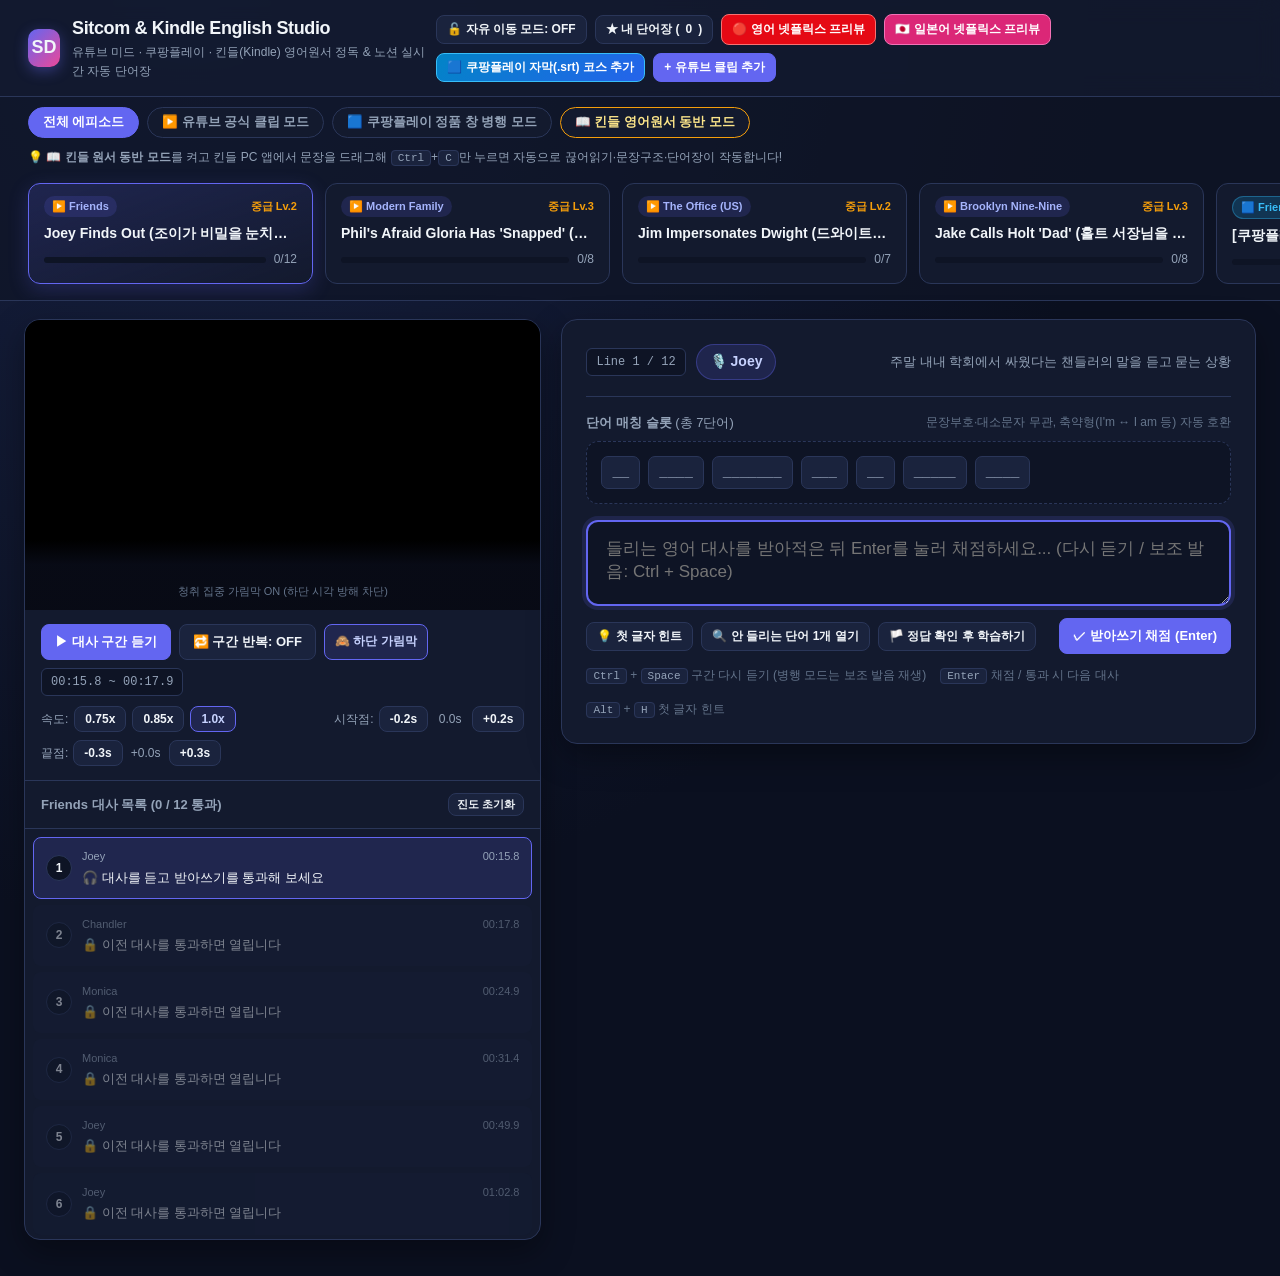
<file: index.html>
<!DOCTYPE html>
<html lang="ko">
<head>
  <meta charset="UTF-8" />
  <meta name="viewport" content="width=device-width, initial-scale=1.0" />
  <meta name="referrer" content="strict-origin-when-cross-origin" />
  <title>Sitcom Dictation Studio | 미드 영어 받아쓰기 스튜디오</title>
  <link rel="stylesheet" href="styles.css" />
</head>
<body>
  <!-- Top Header -->
  <header class="app-header">
    <div class="brand">
      <div class="brand-logo">SD</div>
      <div class="brand-title">
        <h1>Sitcom &amp; Kindle English Studio</h1>
        <p>유튜브 미드 · 쿠팡플레이 · 킨들(Kindle) 영어원서 정독 &amp; 노션 실시간 자동 단어장</p>
      </div>
    </div>
    <div class="header-actions">
      <button id="btnFreeMode" class="btn btn-sm btn-toggle" title="잠긴 대사도 자유롭게 이동할 수 있습니다">
        🔓 자유 이동 모드: OFF
      </button>
      <button id="btnOpenVocabModal" class="btn btn-sm">
        ★ 내 단어장 (<span id="savedVocabCount">0</span>)
      </button>
      <a href="/netflix-preview.html" class="btn btn-sm" style="background:#e50914; border-color:#f87171; color:#fff; text-decoration:none; font-weight:700;">
        🔴 영어 넷플릭스 프리뷰
      </a>
      <a href="/netflix-jp-preview.html" class="btn btn-sm" style="background:#db2777; border-color:#f472b6; color:#fff; text-decoration:none; font-weight:700;">
        🇯🇵 일본어 넷플릭스 프리뷰
      </a>
      <button id="btnOpenSrtModal" class="btn btn-sm btn-coupang">
        🟦 쿠팡플레이 자막(.srt) 코스 추가
      </button>
      <button id="btnOpenImportModal" class="btn btn-sm btn-primary">
        + 유튜브 클립 추가
      </button>
    </div>
  </header>

  <!-- Mode Filter Tabs -->
  <nav class="mode-filter-bar" aria-label="학습 모드 전환">
    <div class="mode-tabs">
      <button class="mode-tab active" data-mode-filter="all">전체 에피소드</button>
      <button class="mode-tab" data-mode-filter="youtube">▶️ 유튜브 공식 클립 모드</button>
      <button class="mode-tab companion-tab" data-mode-filter="companion">🟦 쿠팡플레이 정품 창 병행 모드</button>
      <button class="mode-tab" id="tabKindleMode" data-mode-filter="kindle" style="border-color:#f59e0b; color:#fde68a; font-weight:800;">📖 킨들 영어원서 동반 모드</button>
    </div>
    <span id="modeTopHint" style="font-size:12px; color:var(--text-secondary);">
      💡 <strong>📖 킨들 원서 동반 모드</strong>를 켜고 킨들 PC 앱에서 문장을 드래그해 <kbd>Ctrl</kbd>+<kbd>C</kbd>만 누르면 자동으로 끊어읽기·문장구조·단어장이 작동합니다!
    </span>
  </nav>

  <!-- Sitcom Episode Selector Strip -->
  <section id="episodeBar" class="episode-bar" aria-label="미국 드라마 에피소드 선택"></section>

  <!-- Main Split Workspace -->
  <main class="workspace">
    <!-- Left Column: Video / Companion Hub & Dialogue Stepper -->
    <section class="panel">
      <!-- Mode A: Official YouTube Clip Player -->
      <div id="youtubeConsole">
        <div class="video-wrapper">
          <div id="ytPlayer"></div>
          <div id="preRollCurtain" style="display:none; position:absolute; inset:0; background:rgba(8,12,24,0.94); z-index:22; align-items:center; justify-content:center; flex-direction:column; gap:7px; color:#bae6fd; font-size:14px; font-weight:700; pointer-events:none; text-align:center; padding:16px;">
            <span>🎯 받아쓰기 대사 시작 지점으로 정밀 이동 중...</span>
            <span style="font-size:12px; color:#94a3b8; font-weight:500;">이전 대사 구간은 무음 고속으로 자동 건너뜁니다</span>
          </div>
          <div id="subtitleShield" class="subtitle-shield visible">
            <span>청취 집중 가림막 ON (하단 시각 방해 차단)</span>
          </div>
        </div>

        <div class="player-controls">
          <div class="control-row">
            <div style="display:flex; gap:8px; flex-wrap:wrap;">
              <button id="btnPlaySegment" class="btn btn-primary">
                ▶ 대사 구간 듣기
              </button>
              <button id="btnAutoLoop" class="btn btn-toggle">
                🔁 구간 반복: OFF
              </button>
              <button id="btnToggleShield" class="btn btn-sm btn-toggle active" title="영상 하단 자막 영역 가림막 토글">
                🙈 하단 가림막
              </button>
            </div>
            <span id="segmentTimeLabel" class="time-pill">00:00.0 ~ 00:00.0</span>
          </div>

          <div class="control-row" style="flex-wrap:wrap; gap:8px;">
            <div style="display:flex; gap:6px; align-items:center;">
              <span style="font-size:12px; color:var(--text-secondary);">속도:</span>
              <button class="btn btn-sm speed-btn" data-speed="0.75">0.75x</button>
              <button class="btn btn-sm speed-btn" data-speed="0.85">0.85x</button>
              <button class="btn btn-sm speed-btn btn-toggle active" data-speed="1">1.0x</button>
            </div>
            <div style="display:flex; gap:5px; align-items:center;">
              <span style="font-size:12px; color:var(--text-secondary);">시작점:</span>
              <button id="btnStartMinus" class="btn btn-sm" title="시작 시점 0.2초 앞당기기">-0.2s</button>
              <span id="startOffsetLabel" style="font-size:12px; color:var(--text-secondary); min-width:34px; text-align:center;">0.0s</span>
              <button id="btnStartPlus" class="btn btn-sm" title="앞 대사가 살짝 들리면 0.2초 뒤로 밀기">+0.2s</button>
            </div>
            <div style="display:flex; gap:5px; align-items:center;">
              <span style="font-size:12px; color:var(--text-secondary);">끝점:</span>
              <button id="btnExtendMinus" class="btn btn-sm" title="종료 시점 0.3초 줄이기">-0.3s</button>
              <span id="endOffsetLabel" style="font-size:12px; color:var(--text-secondary); min-width:36px; text-align:center;">+0.0s</span>
              <button id="btnExtendPlus" class="btn btn-sm" title="종료 시점 0.3초 늘리기">+0.3s</button>
            </div>
          </div>
        </div>
      </div>

      <!-- Mode B: Coupang Play Official Window Companion Console -->
      <div id="companionConsole" class="companion-console">
        <div class="companion-top-banner">
          <div>
            <span class="show-badge companion-badge">🟦 쿠팡플레이 정품 창 병행 모드</span>
            <div id="companionTargetEpisode" style="font-size:13px; font-weight:700; margin-top:5px; color:#e2e8f0;">
              프렌즈 (Friends) → 시즌 1 → 1화
            </div>
          </div>
          <button id="btnLaunchCoupangSplit" class="btn btn-coupang">
            ❐ 쿠팡플레이 창 나란히 열기
          </button>
        </div>

        <div class="companion-guide-steps">
          <div><strong>1단계:</strong> 위 버튼을 눌러 화면 왼쪽에 쿠팡플레이 창을 띄우고 해당 에피소드를 재생하세요. (<kbd>Win</kbd>+<kbd>←</kbd> / <kbd>Win</kbd>+<kbd>→</kbd> 화면 반반 분할 추천)</div>
          <div><strong>2단계:</strong> 쿠팡플레이 우측 하단 말풍선 아이콘에서 <strong>자막을 [끄기]</strong>로 설정한 뒤 아래 타임코드 구간을 듣고 받아쓰세요!</div>
          <div><strong>꿀팁:</strong> 쿠팡플레이 창에서 <kbd>←</kbd> 키는 10초 되감기, <kbd>Space</kbd>는 일시정지/재생입니다.</div>
        </div>

        <div class="timecode-board">
          <span class="timecode-label">⏱️ 쿠팡플레이 재생바에서 찾을 현재 대사 구간</span>
          <div id="companionTimecodeDigits" class="timecode-digits">00:54 ~ 00:58</div>
          <div id="companionSceneCue" class="scene-cue-box">
            🎬 장면 가이드: 센트럴 퍼크 오프닝 첫 대화
          </div>
        </div>

        <div class="companion-controls-row">
          <div style="display:flex; gap:5px; align-items:center; flex-wrap:wrap;">
            <span style="font-size:12px; color:var(--text-secondary);">시간 싱크 보정:</span>
            <button class="btn btn-sm sync-btn" data-sync="-5">-5s</button>
            <button class="btn btn-sm sync-btn" data-sync="-1">-1s</button>
            <button id="btnSyncReset" class="btn btn-sm" title="싱크 오프셋 0초로 초기화">0.0s</button>
            <button class="btn btn-sm sync-btn" data-sync="1">+1s</button>
            <button class="btn btn-sm sync-btn" data-sync="5">+5s</button>
          </div>
          <div style="display:flex; gap:6px; flex-wrap:wrap;">
            <button id="btnTtsNormal" class="btn btn-sm" title="잘 안 들릴 때 원어민 보조 음성(1.0배속)으로 확인합니다">
              🔊 보조 발음 듣기
            </button>
            <button id="btnTtsSlow" class="btn btn-sm" title="연음이 빠를 때 느린 보조 음성(0.72배속)으로 확인합니다">
              🐢 0.75x 느리게
            </button>
          </div>
        </div>
      </div>

      <div id="sitcomTimelineWrap">
        <div class="timeline-header">
          <span id="timelineTitle">대사 목록 (순차 통과 시스템)</span>
          <button id="btnResetEpisode" class="btn btn-sm" style="padding:3px 8px; font-size:11px;">진도 초기화</button>
        </div>
        <div id="timelineList" class="timeline-list"></div>
      </div>

      <!-- Mode C: Kindle for PC Reading Companion Console -->
      <div id="kindleLeftConsole" style="display:none; flex-direction:column; gap:12px;">
        <div style="background:linear-gradient(135deg, rgba(245,158,11,0.16), rgba(217,119,6,0.08)); border:1px solid #f59e0b; border-radius:12px; padding:13px 15px; display:flex; flex-direction:column; gap:9px;">
          <div style="display:flex; justify-content:space-between; align-items:center; flex-wrap:wrap; gap:8px;">
            <div>
              <span class="show-badge" style="background:#f59e0b; color:#1e1b4b; font-weight:900;">📖 KINDLE PC 실시간 동반자</span>
              <div style="font-size:12.5px; color:#fef3c7; margin-top:5px; font-weight:600;">
                킨들 창에서 모르는 영어 문장을 드래그해 <kbd>Ctrl</kbd>+<kbd>C</kbd> (또는 <kbd>Win</kbd>+<kbd>Shift</kbd>+<kbd>S</kbd> 캡처)만 누르세요!
              </div>
            </div>
            <button id="btnToggleKindleWatch" class="btn btn-sm" style="background:rgba(16,185,129,0.22); border-color:#10b981; color:#6ee7b7; font-weight:800;">
              🟢 클립보드 자동 감지: ON
            </button>
          </div>

          <div style="display:flex; gap:8px; align-items:center; flex-wrap:wrap;">
            <span style="font-size:12px; color:#fde68a; font-weight:700; white-space:nowrap;">📚 현재 원서 제목:</span>
            <input id="kindleBookTitleInput" type="text" placeholder="킨들 복사 시 출처에서 자동 입력됩니다 (직접 입력 가능)" style="flex:1; min-width:180px; padding:6px 10px; border-radius:7px; border:1px solid rgba(245,158,11,0.45); background:rgba(9,13,26,0.8); color:#fff; font-size:12.5px;" />
            <button id="btnToggleKindleAiKey" class="btn btn-sm" style="border-color:#818cf8; color:#c7d2fe;">✨ 원서 AI 키 설정</button>
          </div>

          <div id="kindleAiSetupBox" style="display:none; background:rgba(11,16,32,0.92); border:1px solid #4f46e5; border-radius:8px; padding:10px; flex-direction:column; gap:6px;">
            <div style="font-size:11.5px; color:#cbd5e1; line-height:1.45;">
              무료 Google Gemini API 키(<code>AIzaSy...</code>) 또는 OpenAI 키(<code>sk-...</code>)를 저장하면 <strong>모든 원서 문장의 끊어읽기 직독직해 · 문장구조 분해 · 문맥 어휘 풀이</strong>가 0.8초 만에 정밀 생성됩니다! (미입력 시 내장 오프라인 원서 구문 분석기가 작동합니다.)
            </div>
            <div style="display:flex; gap:6px;">
              <input id="kindleAiKeyInput" type="password" placeholder="AIzaSy... 또는 sk-... 붙여넣기" style="flex:1; padding:7px 10px; border-radius:6px; border:1px solid #334675; background:#090d1a; color:#fff; font-size:12px;" />
              <button id="btnSaveKindleAiKey" class="btn btn-sm btn-primary">저장</button>
            </div>
            <div id="kindleAiKeyMsg" style="font-size:11.5px; color:#6ee7b7;"></div>
          </div>
        </div>

        <!-- Sample Book Passages & Direct Input -->
        <div style="display:flex; flex-direction:column; gap:7px;">
          <div style="display:flex; justify-content:space-between; align-items:center; flex-wrap:wrap; gap:6px;">
            <span style="font-size:12.5px; font-weight:700; color:var(--text-secondary);">분석할 영어원서 문장 (킨들 복사 시 자동 입력됨)</span>
            <div style="display:flex; gap:5px; flex-wrap:wrap;">
              <button class="btn btn-sm kindle-sample-btn" data-sample="0" style="padding:3px 8px; font-size:11px;">예시1: Atomic Habits</button>
              <button class="btn btn-sm kindle-sample-btn" data-sample="1" style="padding:3px 8px; font-size:11px;">예시2: Great Gatsby</button>
              <button class="btn btn-sm kindle-sample-btn" data-sample="2" style="padding:3px 8px; font-size:11px;">예시3: Sapiens</button>
            </div>
          </div>
          <textarea
            id="kindleInputArea"
            rows="4"
            placeholder="킨들 PC 프로그램에서 영어 문장을 드래그해 Ctrl + C를 누르면 이곳에 자동으로 들어오며 즉시 분석됩니다! (직접 붙여넣기 후 아래 분석 버튼을 눌러도 됩니다.)"
            style="width:100%; padding:11px 13px; border-radius:10px; border:2px solid #2b3a63; background:var(--bg-input); color:#fff; font-size:14.5px; line-height:1.55; resize:vertical; font-family:Georgia, 'Pretendard', serif;"
          ></textarea>
          <div style="display:flex; justify-content:space-between; align-items:center; flex-wrap:wrap; gap:8px;">
            <div style="display:flex; gap:6px;">
              <button id="btnKindleTtsNormal" class="btn btn-sm">🔊 원어민 낭독 (1.0x)</button>
              <button id="btnKindleTtsSlow" class="btn btn-sm">🐢 천천히 듣기 (0.8x)</button>
            </div>
            <button id="btnAnalyzeKindle" class="btn btn-primary" style="background:#d97706; border-color:#f59e0b; font-weight:800;">
              🔍 끊어읽기 · 문장구조 · 어휘 분석하기
            </button>
          </div>
        </div>

        <div class="timeline-header" style="margin-top:4px;">
          <span>📜 방금 읽은 원서 문장 기록 (<span id="kindleHistoryCount">0</span>)</span>
          <button id="btnClearKindleHistory" class="btn btn-sm" style="padding:2px 8px; font-size:11px;">기록 비우기</button>
        </div>
        <div id="kindleHistoryList" class="timeline-list" style="max-height:240px;"></div>
      </div>
    </section>

    <!-- Right Column: Dictation Arena & Vocab/Grammar Commentary -->
    <section class="panel dictation-panel">
      <div id="sitcomRightArena" style="display:flex; flex-direction:column; gap:16px;">
      <div class="scene-context-bar">
        <div style="display:flex; align-items:center; gap:10px; flex-wrap:wrap;">
          <span id="lineStepBadge" class="time-pill">Line 1 / 12</span>
          <span id="speakerChip" class="speaker-chip">🎙️ Speaker</span>
        </div>
        <p id="sceneContextNote" class="context-note">장면 상황 설명</p>
      </div>

      <!-- Word Slot Blueprint / Diff Display -->
      <div>
        <div style="display:flex; justify-content:space-between; align-items:center; margin-bottom:8px;">
          <span style="font-size:13px; font-weight:700; color:var(--text-secondary);">
            단어 매칭 슬롯 <span id="wordCountInfo" style="font-weight:400;"></span>
          </span>
          <span style="font-size:12px; color:var(--text-muted);">문장부호·대소문자 무관, 축약형(I'm ↔ I am 등) 자동 호환</span>
        </div>
        <div id="wordSlots" class="word-slots"></div>
      </div>

      <!-- Dictation Textarea & Grading Actions -->
      <div class="input-section">
        <textarea
          id="dictationInput"
          class="dictation-textarea"
          placeholder="들리는 영어 대사를 받아적은 뒤 Enter를 눌러 채점하세요... (다시 듣기 / 보조 발음: Ctrl + Space)"
          spellcheck="false"
          autocomplete="off"
        ></textarea>

        <div class="action-bar">
          <div class="hint-group">
            <button id="btnHintLetters" class="btn btn-sm">
              💡 첫 글자 힌트
            </button>
            <button id="btnHintOneWord" class="btn btn-sm">
              🔍 안 들리는 단어 1개 열기
            </button>
            <button id="btnGiveUp" class="btn btn-sm">
              🏳️ 정답 확인 후 학습하기
            </button>
          </div>

          <div class="submit-group">
            <button id="btnCheckAnswer" class="btn btn-primary">
              ✓ 받아쓰기 채점 (Enter)
            </button>
            <button id="btnNextLine" class="btn btn-success" style="display:none;">
              다음 대사로 이동 (Enter) →
            </button>
          </div>
        </div>

        <div class="shortcut-hint">
          <span><kbd>Ctrl</kbd> + <kbd>Space</kbd> 구간 다시 듣기 (병행 모드는 보조 발음 재생)</span>
          <span><kbd>Enter</kbd> 채점 / 통과 시 다음 대사</span>
          <span><kbd>Alt</kbd> + <kbd>H</kbd> 첫 글자 힌트</span>
        </div>
      </div>

      <!-- Grading Feedback Banner -->
      <div id="feedbackBanner" class="feedback-banner">
        <span id="feedbackText"></span>
        <span id="feedbackAccuracy" style="font-size:13px;"></span>
      </div>

      <!-- Unlocked Deep Study Section: Translation, Pronunciation, Vocab/Idioms, Grammar -->
      <div id="studySection" class="study-section">
        <div class="answer-card">
          <div style="display:flex; justify-content:space-between; align-items:flex-start; gap:12px;">
            <div>
              <div class="answer-en" id="answerEn"></div>
              <div class="answer-ko" id="answerKo"></div>
            </div>
            <button id="btnReplayFromAnswer" class="btn btn-sm">🔊 다시 듣기</button>
          </div>
          <div id="pronunciationTip" class="pronunciation-tip"></div>
        </div>

        <div class="study-grid">
          <div class="study-box">
            <div class="study-box-title">
              📚 핵심 단어 · 구동사(Phrasal Verbs) · 관용어(Idioms) 해설
            </div>
            <div id="vocabList" class="vocab-list"></div>
          </div>

          <div class="study-box">
            <div class="study-box-title" style="display:flex; justify-content:space-between; align-items:center;">
              <span>🧩 대사별 핵심 문법 포인트 (Grammar Analysis)</span>
              <button id="btnSaveStudioGrammar" class="btn btn-sm">☆ 문법 저장</button>
            </div>
            <div class="grammar-card">
              <div id="grammarTitle" class="grammar-pattern"></div>
              <div id="grammarDesc" class="grammar-desc"></div>
            </div>
          </div>
        </div>
      </div>
      </div>

      <!-- Right Column Mode C: Kindle Deep Book Reading Studio -->
      <div id="kindleRightArena" style="display:none; flex-direction:column; gap:14px;">
        <div style="display:flex; justify-content:space-between; align-items:center; flex-wrap:wrap; gap:8px; padding-bottom:8px; border-bottom:1px solid var(--border);">
          <div style="display:flex; align-items:center; gap:8px;">
            <span class="time-pill" id="kindleSourceBadge" style="border-color:#f59e0b; color:#fde68a;">📖 원서 구문 정독 스튜디오</span>
            <span id="kindleAnalyzeStatus" style="font-size:12px; color:#93c5fd; font-weight:600;">문장 대기 중</span>
          </div>
          <button id="btnOpenNotionFromKindle" class="btn btn-sm" style="border-color:#818cf8; color:#c7d2fe;">
            📓 노션 단어장 설정 / 확인
          </button>
        </div>

        <!-- 1. Slash-by-Slash Chunk Reading (끊어읽기 직독직해) -->
        <div class="answer-card" style="display:flex; flex-direction:column; gap:10px;">
          <div style="display:flex; justify-content:space-between; align-items:center;">
            <span style="font-size:13.5px; font-weight:800; color:#fde68a;">✂️ 1. 긴 원서 문장 끊어읽기 (직독직해 Sense-Group)</span>
            <span style="font-size:11.5px; color:var(--text-muted);">앞에서부터 순서대로 의미를 이어 읽으세요</span>
          </div>
          <div id="kindleSlashChunks" style="display:flex; flex-direction:column; gap:7px;"></div>
          <div style="margin-top:4px; padding:10px 12px; background:rgba(15,23,42,0.75); border-left:3px solid #38bdf8; border-radius:6px;">
            <div style="font-size:11.5px; font-weight:800; color:#7dd3fc; margin-bottom:3px;">🇰🇷 자연스러운 전체 해석</div>
            <div id="kindleFullKo" style="font-size:14px; color:#f1f5f9; line-height:1.6; font-weight:600;"></div>
          </div>
          <div id="kindleBackboneBox" class="pronunciation-tip" style="margin-top:2px;"></div>
        </div>

        <!-- 2. Syntactic Architecture & Literary Grammar + 3. Contextual Book Vocabulary -->
        <div class="study-grid">
          <div class="study-box">
            <div class="study-box-title">
              📐 2. 원서 문장 구조 &amp; 핵심 문법 분해 (노션 저장 지원)
            </div>
            <div id="kindleGrammarList" class="vocab-list"></div>
          </div>

          <div class="study-box">
            <div class="study-box-title">
              📚 3. 원서 문맥 어휘 · 숙어 뜻풀이 (클릭 시 노션 실시간 저장)
            </div>
            <div id="kindleVocabList" class="vocab-list"></div>
          </div>
        </div>
      </div>
    </section>
  </main>

  <!-- Saved Vocabulary Modal -->
  <div id="vocabModal" class="modal-backdrop">
    <div class="modal-box">
      <div class="modal-header">
        <h3>★ 내 단어 · 문법장 &amp; 📓 노션 실시간 자동 연동</h3>
        <button id="btnCloseVocabModal" class="btn btn-sm">닫기</button>
      </div>
      <div class="modal-body" style="display:flex; flex-direction:column; gap:12px;">
        <div style="background:rgba(79,70,229,0.12); border:1px solid #4f46e5; border-radius:10px; padding:12px 14px; display:flex; flex-direction:column; gap:8px;">
          <div style="display:flex; justify-content:space-between; align-items:center; flex-wrap:wrap; gap:6px;">
            <strong style="font-size:13.5px; color:#c7d2fe;">📓 노션(Notion) 실시간 자동 저장 설정</strong>
            <span id="webNotionStatusBadge" style="font-size:12px; color:#94a3b8;">⚪ 미연결</span>
          </div>
          <div style="font-size:12px; color:var(--text-secondary); line-height:1.5;">
            1) <a href="https://www.notion.so/my-integrations" target="_blank" style="color:#93c5fd;">notion.so/my-integrations</a>에서 무료 통합 생성 후 토큰(<code>ntn_...</code>) 복사 ·
            2) 연결할 노션 페이지 우측 상단 <strong>[•••] → [연결]</strong>에서 만든 통합 추가 후 <strong>[공유 → 링크 복사]</strong>
          </div>
          <div style="display:grid; grid-template-columns:1fr 1fr; gap:8px;">
            <input id="webNotionTokenInput" type="password" placeholder="1. 노션 API 토큰 (ntn_... 또는 secret_...)" style="padding:8px 10px; border-radius:7px; border:1px solid var(--border); background:var(--bg-input); color:var(--text-primary); font-size:12.5px;" />
            <input id="webNotionUrlInput" type="text" placeholder="2. 노션 페이지 링크(URL) 붙여넣기" style="padding:8px 10px; border-radius:7px; border:1px solid var(--border); background:var(--bg-input); color:var(--text-primary); font-size:12.5px;" />
          </div>
          <div style="display:flex; justify-content:space-between; align-items:center; flex-wrap:wrap; gap:8px;">
            <label style="font-size:12px; color:var(--text-secondary); display:flex; align-items:center; gap:6px; cursor:pointer;">
              <input id="webNotionAutoCheck" type="checkbox" checked /> 단어·문법 저장 버튼 클릭 시 실시간 노션 자동 전송
            </label>
            <div style="display:flex; gap:6px;">
              <button id="btnWebNotionBulkSync" class="btn btn-sm" style="display:none; border-color:#10b981; color:#6ee7b7;">🔄 미전송분 일괄 동기화</button>
              <button id="btnWebNotionConnect" class="btn btn-sm btn-primary">🔌 연결 &amp; 노션 표 자동 생성</button>
            </div>
          </div>
          <div id="webNotionMsg" style="font-size:12px; color:#6ee7b7;"></div>
        </div>
        <div id="savedVocabList" style="display:flex; flex-direction:column; gap:10px;"></div>
      </div>
    </div>
  </div>

  <!-- Coupang Play SRT / Script Companion Course Modal -->
  <div id="srtModal" class="modal-backdrop">
    <div class="modal-box">
      <div class="modal-header">
        <h3>🟦 쿠팡플레이 병행 학습 코스 추가 (.srt 자막 / 대본)</h3>
        <button id="btnCloseSrtModal" class="btn btn-sm">닫기</button>
      </div>
      <div class="modal-body">
        <p style="font-size:13.5px; color:var(--text-secondary);">
          쿠팡플레이에서 시청할 에피소드의 영어 자막 파일(<code>.srt</code>)을 선택하거나 대본을 붙여넣으면, 타임코드 싱크 보정 및 핵심 숙어·문법 패턴 분석이 포함된 병행 받아쓰기 코스가 즉시 생성됩니다.
        </p>
        <div style="display:grid; grid-template-columns:1fr 1fr; gap:10px;">
          <input
            id="srtShowInput"
            type="text"
            value="Friends (쿠팡플레이)"
            placeholder="드라마 이름 (예: Friends)"
            style="padding:10px 12px; border-radius:8px; border:1px solid var(--border); background:var(--bg-input); color:var(--text-primary); font-size:13.5px;"
          />
          <input
            id="srtTitleInput"
            type="text"
            placeholder="회차 제목 (예: 시즌1 2화 본편)"
            style="padding:10px 12px; border-radius:8px; border:1px solid var(--border); background:var(--bg-input); color:var(--text-primary); font-size:13.5px;"
          />
        </div>
        <div>
          <label style="font-size:12.5px; color:var(--text-secondary); display:block; margin-bottom:6px;">
            방법 1: PC에서 영어 <code>.srt</code> 자막 파일 불러오기
          </label>
          <input id="srtFileInput" type="file" accept=".srt,.txt" style="font-size:13px; color:var(--text-secondary);" />
        </div>
        <div>
          <label style="font-size:12.5px; color:var(--text-secondary); display:block; margin-bottom:6px;">
            방법 2: 또는 SRT 텍스트 / 영어 대본 직접 붙여넣기 (한 줄에 한 문장도 가능)
          </label>
          <textarea
            id="srtRawTextarea"
            placeholder="1&#10;00:00:54,000 --> 00:00:57,600&#10;There's nothing to tell!&#10;&#10;또는 시간 정보 없이 영어 대사만 줄바꿈으로 붙여넣어도 코스가 생성됩니다."
            style="width:100%; min-height:120px; padding:10px 12px; border-radius:8px; border:1px solid var(--border); background:var(--bg-input); color:var(--text-primary); font-size:13px; font-family:Consolas, monospace;"
          ></textarea>
        </div>
        <div id="srtStatusMsg" style="font-size:13px; color:var(--warning);"></div>
        <div style="display:flex; justify-content:flex-end; gap:8px;">
          <button id="btnCreateSrtCourse" class="btn btn-coupang">병행 학습 코스 생성하기</button>
        </div>
      </div>
    </div>
  </div>

  <!-- Custom YouTube Clip Import Modal -->
  <div id="importModal" class="modal-backdrop">
    <div class="modal-box">
      <div class="modal-header">
        <h3>+ 유튜브 미드 클립 직접 추가하기</h3>
        <button id="btnCloseImportModal" class="btn btn-sm">닫기</button>
      </div>
      <div class="modal-body">
        <p style="font-size:13.5px; color:var(--text-secondary);">
          외부 임베드와 영어 자막이 있는 공식 미드 유튜브 URL(예: <code>https://www.youtube.com/watch?v=...</code>)을 입력하면 자동으로 대사 구간을 추출해 받아쓰기 코스로 추가합니다.
        </p>
        <input
          id="importUrlInput"
          type="text"
          placeholder="https://www.youtube.com/watch?v=..."
          style="width:100%; padding:11px 14px; border-radius:8px; border:1px solid var(--border); background:var(--bg-input); color:var(--text-primary); font-size:14px;"
        />
        <div id="importStatusMsg" style="font-size:13px; color:var(--warning);"></div>
        <div style="display:flex; justify-content:flex-end; gap:8px;">
          <button id="btnRunImport" class="btn btn-primary">자막 추출 및 코스 생성</button>
        </div>
      </div>
    </div>
  </div>

  <script src="episodes.js"></script>
  <script src="kindle_analyzer.js"></script>
  <script src="app.js"></script>
</body>
</html>
</file>
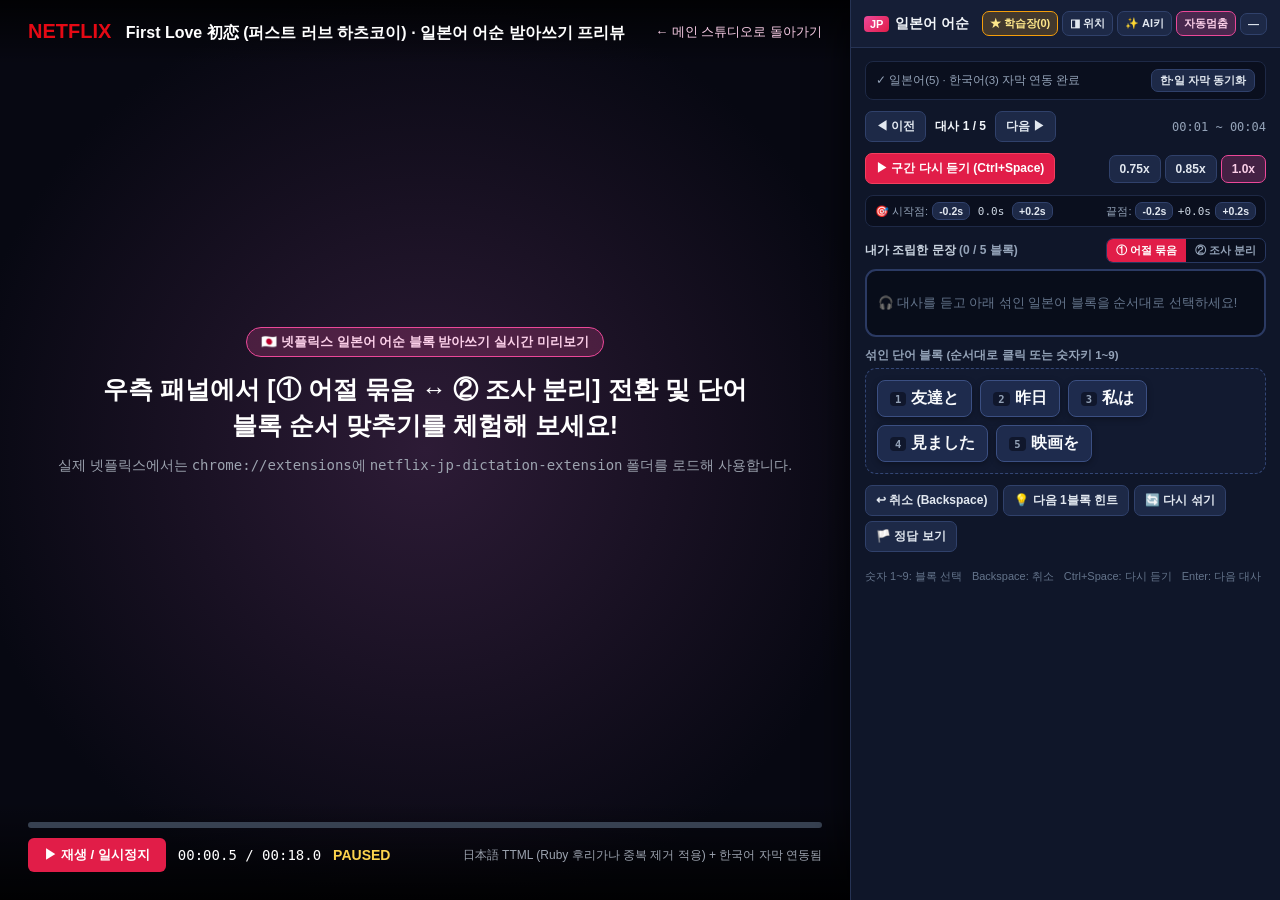
<file: netflix-jp-preview.html>
<!DOCTYPE html>
<html lang="ko">
<head>
  <meta charset="UTF-8" />
  <title>Netflix Japanese Word-Order Simulation — 일본어 어순 받아쓰기 프리뷰</title>
  <link rel="stylesheet" href="netflix-jp-dictation-extension/netflix_page.css" />
  <style>
    * { box-sizing: border-box; margin: 0; padding: 0; }
    body { background: #000; color: #fff; font-family: 'Pretendard', 'Yu Gothic', 'Malgun Gothic', sans-serif; overflow: hidden; }
    #mockNetflixJpStage {
      width: 100vw;
      height: 100vh;
      background: radial-gradient(circle at center, #2d1b36 0%, #070812 75%);
      display: flex;
      flex-direction: column;
      justify-content: space-between;
      position: relative;
    }
    .nf-topbar {
      padding: 20px 28px;
      display: flex;
      justify-content: space-between;
      align-items: center;
      background: linear-gradient(to bottom, rgba(0,0,0,0.8), transparent);
    }
    .nf-center {
      text-align: center;
      padding: 20px;
      display: flex;
      flex-direction: column;
      align-items: center;
      gap: 14px;
    }
    .scene-badge {
      background: rgba(236, 72, 153, 0.22);
      border: 1px solid #ec4899;
      color: #fbcfe8;
      padding: 5px 14px;
      border-radius: 999px;
      font-size: 13px;
      font-weight: 700;
    }
    .player-timedtext { font-size: 22px; font-weight: 700; padding: 10px; }
    .nf-bottom {
      padding: 20px 28px 28px;
      background: linear-gradient(to top, rgba(0,0,0,0.88), transparent);
      display: flex;
      flex-direction: column;
      gap: 10px;
    }
    .scrubber { width: 100%; height: 6px; background: #374151; border-radius: 999px; overflow: hidden; }
    .scrubber-fill { height: 100%; width: 0%; background: #ec4899; transition: width 0.08s linear; }
    .nf-controls { display: flex; justify-content: space-between; align-items: center; font-size: 14px; }
    .nf-btn { background: #e11d48; color: #fff; border: none; padding: 8px 16px; border-radius: 6px; font-weight: 700; cursor: pointer; }
  </style>
  <script>
    window.__NJD_MOCK_MODE__ = true;
  </script>
  <script src="netflix-jp-dictation-extension/early_shield.js"></script>
  <script src="netflix-jp-dictation-extension/injected_main.js"></script>
</head>
<body>
  <div id="mockNetflixJpStage" class="watch-video">
    <div class="nf-topbar">
      <div>
        <strong style="color:#e50914; font-size:20px; margin-right:10px;">NETFLIX</strong>
        <span style="font-weight:700;">First Love 初恋 (퍼스트 러브 하츠코이) · 일본어 어순 받아쓰기 프리뷰</span>
      </div>
      <a href="/" style="color:#fbcfe8; font-size:13px; text-decoration:none;">← 메인 스튜디오로 돌아가기</a>
    </div>

    <div class="nf-center">
      <span class="scene-badge">🇯🇵 넷플릭스 일본어 어순 블록 받아쓰기 실시간 미리보기</span>
      <h2 id="actorStageText" style="font-size:25px; max-width:650px; line-height:1.45;">
        우측 패널에서 [① 어절 묶음 ↔ ② 조사 분리] 전환 및 단어 블록 순서 맞추기를 체험해 보세요!
      </h2>
      <p style="color:#9ca3af; font-size:14px;">
        실제 넷플릭스에서는 <code>chrome://extensions</code>에 <code>netflix-jp-dictation-extension</code> 폴더를 로드해 사용합니다.
      </p>
      <div class="player-timedtext"><span>[日本語字幕 非表示中]</span></div>
    </div>

    <div class="nf-bottom">
      <div class="scrubber"><div id="scrubFill" class="scrubber-fill"></div></div>
      <div class="nf-controls">
        <div style="display:flex; gap:12px; align-items:center;">
          <button id="mockPlayToggle" class="nf-btn">▶ 재생 / 일시정지</button>
          <span id="mockClock" style="font-family:Consolas,monospace;">00:00.5 / 00:18.0</span>
          <span id="mockStateTag" style="color:#fcd34d; font-weight:700;">PAUSED</span>
        </div>
        <span style="color:#9ca3af; font-size:12px;">日本語 TTML (Ruby 후리가나 중복 제거 적용) + 한국어 자막 연동됨</span>
      </div>
    </div>
  </div>

  <script>
    (function () {
      let currentTimeMs = 500;
      let paused = true;
      const durationMs = 18000;

      // Includes real Netflix Japanese TTML <span tts:ruby="text"> furigana + （ため息） SFX + speaker prefix!
      const sampleJaTtml = `<?xml version="1.0" encoding="UTF-8"?>
<tt xmlns="http://www.w3.org/ns/ttml" xmlns:ttp="http://www.w3.org/ns/ttml#parameter" xmlns:tts="http://www.w3.org/ns/ttml#styling" ttp:tickRate="10000000" xml:lang="ja">
  <body><div>
    <p begin="10000000t" end="42000000t">（ため息）也英：<span tts:ruby="container"><span tts:ruby="base">私</span><span tts:ruby="text">わたし</span></span>は<span tts:ruby="container"><span tts:ruby="base">昨日</span><span tts:ruby="text">きのう</span></span><span tts:ruby="container"><span tts:ruby="base">友達</span><span tts:ruby="text">ともだち</span></span>と<span tts:ruby="container"><span tts:ruby="base">映画</span><span tts:ruby="text">えいが</span></span>を<span tts:ruby="container"><span tts:ruby="base">見</span><span tts:ruby="text">み</span></span>ました。</p>
    <p begin="48000000t" end="85000000t">せっかくここまで来たんだから、気にするなよ。</p>
    <p begin="92000000t" end="130000000t">どうして全部言っちゃったんですか？</p>
  </div></body>
</tt>`;

      const sampleKoTtml = `<?xml version="1.0" encoding="UTF-8"?>
<tt xmlns="http://www.w3.org/ns/ttml" xmlns:ttp="http://www.w3.org/ns/ttml#parameter" ttp:tickRate="10000000" xml:lang="ko">
  <body><div>
    <p begin="10000000t" end="42000000t">나는 어제 친구와 영화를 봤어요.</p>
    <p begin="48000000t" end="85000000t">모처럼 여기까지 왔으니까, 신경 쓰지 마.</p>
    <p begin="92000000t" end="130000000t">어째서 전부 다 말해 버린 거예요?</p>
  </div></body>
</tt>`;

      const mockPlayer = {
        getCurrentTime: () => currentTimeMs,
        isPaused: () => paused,
        seek: (ms) => { currentTimeMs = Math.max(0, Math.min(durationMs, ms)); updateUi(); },
        play: () => { paused = false; updateUi(); },
        pause: () => { paused = true; updateUi(); },
        getTimedTextTrackList: () => [
          { bcp47: "ja", isForcedNarrative: false },
          { bcp47: "ko", isForcedNarrative: false }
        ],
        setTimedTextTrack: () => {}
      };

      window.netflix = {
        appContext: {
          state: {
            playerApp: {
              getAPI: () => ({
                videoPlayer: {
                  getAllPlayerSessionIds: () => ["watch-81137509"],
                  getVideoPlayerBySessionId: () => mockPlayer
                }
              })
            }
          }
        }
      };

      function updateUi() {
        document.getElementById("scrubFill").style.width = ((currentTimeMs / durationMs) * 100).toFixed(1) + "%";
        document.getElementById("mockClock").textContent = (currentTimeMs / 1000).toFixed(1).padStart(4, "0") + "s / 18.0s";
        document.getElementById("mockStateTag").textContent = paused ? "PAUSED (자동 일시정지됨)" : "PLAYING";
        document.getElementById("mockStateTag").style.color = paused ? "#fcd34d" : "#6ee7b7";
      }

      setInterval(() => {
        if (!paused) {
          currentTimeMs = Math.min(durationMs, currentTimeMs + 50);
          if (currentTimeMs >= durationMs) paused = true;
          updateUi();
        }
      }, 50);

      document.getElementById("mockPlayToggle").addEventListener("click", () => {
        paused = !paused;
        updateUi();
      });

      // Simulate MP4 binary header + <style xml:id="r_txt" tts:ruby="text"/> + multi-segment <tt> streaming!
      const sampleMp4WrappedSegment2 =
        "\x00\x00\x00\x18ftypisom\x00\x00\x02\x00moofmdat" +
        `<?xml version="1.0" encoding="UTF-8"?><tt xmlns="http://www.w3.org/ns/ttml" xmlns:ttp="http://www.w3.org/ns/ttml#parameter" xmlns:tts="http://www.w3.org/ns/ttml#styling" ttp:tickRate="10000000" xml:lang="ja"><head><styling><style xml:id="r_txt" tts:ruby="text"/></styling></head><body><div>` +
        `<p begin="135000000t" end="158000000t"><span><span style="r_base">深夜</span><span style="r_txt">しんや</span></span><span><span style="r_base">食堂</span><span style="r_txt">しょくどう</span></span>へようこそ。</p>` +
        `<p begin="160000000t" end="178000000t">できるもんならなんでも作るよ。</p>` +
        `</div></body></tt>`;

      window.addEventListener("load", () => {
        setTimeout(() => {
          window.postMessage({ source: "NJD_UI", type: "PARSE_RAW_SUB", payload: sampleJaTtml }, "*");
          window.postMessage({ source: "NJD_UI", type: "PARSE_RAW_SUB", payload: sampleMp4WrappedSegment2 }, "*");
          window.postMessage({ source: "NJD_UI", type: "PARSE_RAW_SUB", payload: sampleKoTtml }, "*");
        }, 250);
      });
    })();
  </script>

  <script src="netflix-jp-dictation-extension/analyzer_jp.js"></script>
  <script src="netflix-jp-dictation-extension/content_ui.js"></script>
</body>
</html>
</file>
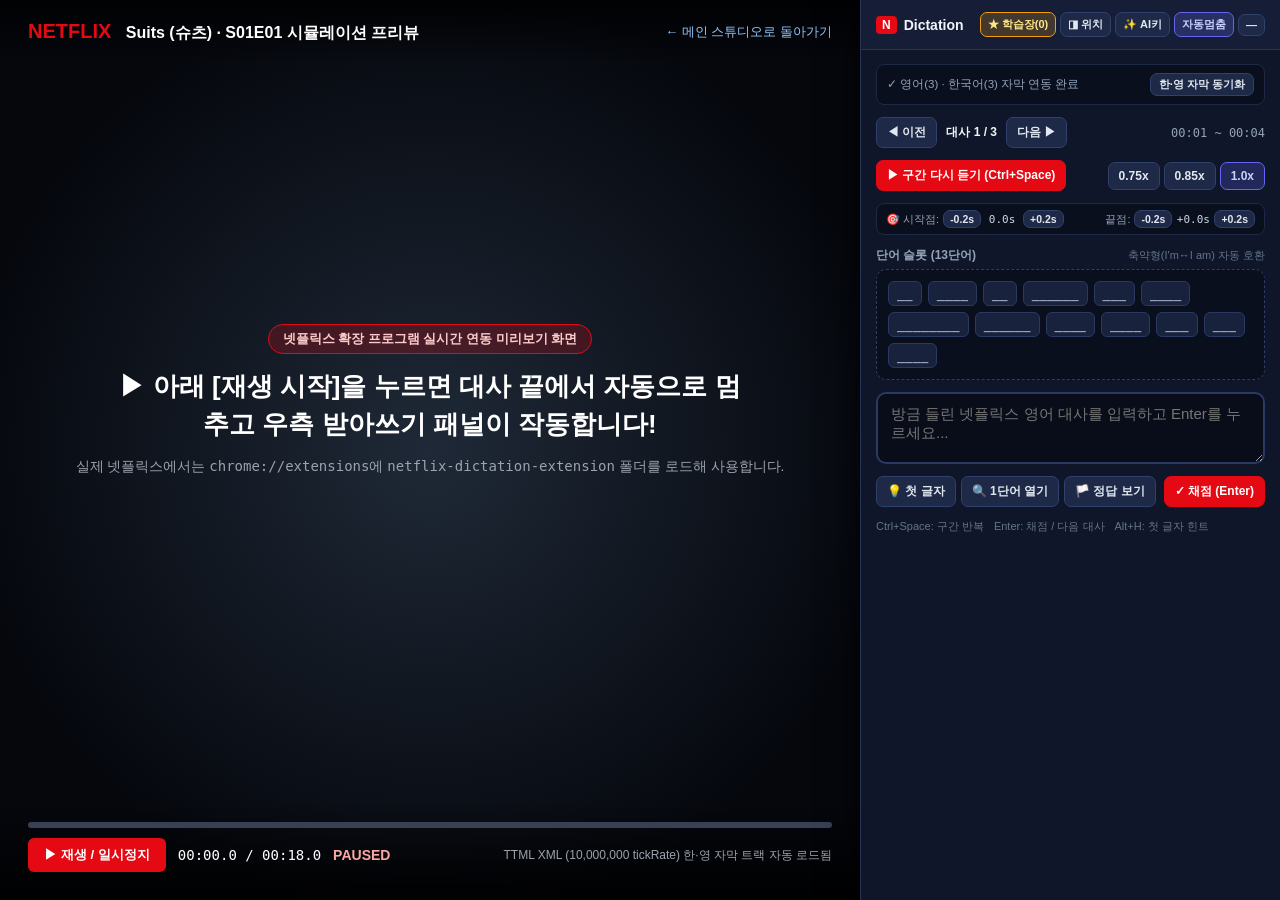
<file: netflix-preview.html>
<!DOCTYPE html>
<html lang="ko">
<head>
  <meta charset="UTF-8" />
  <title>Netflix Watch Simulation — Extension Live Preview</title>
  <link rel="stylesheet" href="netflix-dictation-extension/netflix_page.css" />
  <style>
    * { box-sizing: border-box; margin: 0; padding: 0; }
    body { background: #000; color: #fff; font-family: -apple-system, 'Malgun Gothic', sans-serif; overflow: hidden; }
    #mockNetflixStage {
      width: 100vw;
      height: 100vh;
      background: radial-gradient(circle at center, #1f2937 0%, #05070d 75%);
      display: flex;
      flex-direction: column;
      justify-content: space-between;
      position: relative;
    }
    .nf-topbar {
      padding: 20px 28px;
      display: flex;
      justify-content: space-between;
      align-items: center;
      background: linear-gradient(to bottom, rgba(0,0,0,0.8), transparent);
    }
    .nf-center {
      text-align: center;
      padding: 20px;
      display: flex;
      flex-direction: column;
      align-items: center;
      gap: 14px;
    }
    .scene-badge {
      background: rgba(229, 9, 20, 0.22);
      border: 1px solid #e50914;
      color: #fecaca;
      padding: 5px 14px;
      border-radius: 999px;
      font-size: 13px;
      font-weight: 700;
    }
    .player-timedtext {
      font-size: 24px;
      font-weight: 700;
      text-shadow: 0 2px 8px #000;
      padding: 12px;
    }
    .nf-bottom {
      padding: 20px 28px 28px;
      background: linear-gradient(to top, rgba(0,0,0,0.88), transparent);
      display: flex;
      flex-direction: column;
      gap: 10px;
    }
    .scrubber {
      width: 100%;
      height: 6px;
      background: #374151;
      border-radius: 999px;
      overflow: hidden;
    }
    .scrubber-fill {
      height: 100%;
      width: 0%;
      background: #e50914;
      transition: width 0.08s linear;
    }
    .nf-controls {
      display: flex;
      justify-content: space-between;
      align-items: center;
      font-size: 14px;
    }
    .nf-btn {
      background: #e50914;
      color: #fff;
      border: none;
      padding: 8px 16px;
      border-radius: 6px;
      font-weight: 700;
      cursor: pointer;
    }
  </style>
  <script>
    window.__ND_MOCK_MODE__ = true;
  </script>
  <!-- 1. Load exact early_shield.js & MAIN world script first -->
  <script src="netflix-dictation-extension/early_shield.js"></script>
  <script src="netflix-dictation-extension/injected_main.js"></script>
</head>
<body>
  <div id="mockNetflixStage" class="watch-video">
    <div class="nf-topbar">
      <div>
        <strong style="color:#e50914; font-size:20px; margin-right:10px;">NETFLIX</strong>
        <span style="font-weight:700;">Suits (슈츠) · S01E01 시뮬레이션 프리뷰</span>
      </div>
      <a href="/" style="color:#93c5fd; font-size:13px; text-decoration:none;">← 메인 스튜디오로 돌아가기</a>
    </div>

    <div class="nf-center">
      <span class="scene-badge">넷플릭스 확장 프로그램 실시간 연동 미리보기 화면</span>
      <h2 id="actorStageText" style="font-size:26px; max-width:640px; line-height:1.45;">
        ▶ 아래 [재생 시작]을 누르면 대사 끝에서 자동으로 멈추고 우측 받아쓰기 패널이 작동합니다!
      </h2>
      <p style="color:#9ca3af; font-size:14px;">
        실제 넷플릭스에서는 <code>chrome://extensions</code>에 <code>netflix-dictation-extension</code> 폴더를 로드해 사용합니다.
      </p>
      <div class="player-timedtext"><span>[Subtitles Hidden During Dictation]</span></div>
    </div>

    <div class="nf-bottom">
      <div class="scrubber"><div id="scrubFill" class="scrubber-fill"></div></div>
      <div class="nf-controls">
        <div style="display:flex; gap:12px; align-items:center;">
          <button id="mockPlayToggle" class="nf-btn">▶ 재생 / 일시정지</button>
          <span id="mockClock" style="font-family:Consolas,monospace;">00:00.0 / 00:18.0</span>
          <span id="mockStateTag" style="color:#fca5a5; font-weight:700;">PAUSED</span>
        </div>
        <span style="color:#9ca3af; font-size:12px;">TTML XML (10,000,000 tickRate) 한·영 자막 트랙 자동 로드됨</span>
      </div>
    </div>
  </div>

  <!-- Simulated Netflix Internal VideoPlayer API + TTML Subtitle Fetch -->
  <script>
    (function () {
      let currentTimeMs = 500;
      let paused = true;
      let muted = false;
      let playbackRate = 1.0;
      const durationMs = 18000;
      window.__audibleSamples = [];

      const sampleEnTtml = `<?xml version="1.0" encoding="UTF-8"?>
<tt xmlns="http://www.w3.org/ns/ttml" xmlns:ttp="http://www.w3.org/ns/ttml#parameter" ttp:tickRate="10000000" xml:lang="en">
  <body><div>
    <p begin="10000000t" end="42000000t">[sighs] HARVEY: We need to figure out what happened before they call off the deal.</p>
    <p begin="48000000t" end="85000000t">MIKE: You would have known the truth if you had looked into the file.</p>
    <p begin="92000000t" end="130000000t">What am I supposed to say to that? Just for the record, I'm on the same page.</p>
  </div></body>
</tt>`;

      const sampleKoTtml = `<?xml version="1.0" encoding="UTF-8"?>
<tt xmlns="http://www.w3.org/ns/ttml" xmlns:ttp="http://www.w3.org/ns/ttml#parameter" ttp:tickRate="10000000" xml:lang="ko">
  <body><div>
    <p begin="10000000t" end="42000000t">그쪽에서 거래를 취소하기 전에 무슨 일이 있었는지 알아내야 해.</p>
    <p begin="48000000t" end="85000000t">당신이 그 파일을 조사해 봤더라면 진실을 알았을 텐데요.</p>
    <p begin="92000000t" end="130000000t">그 말에 내가 뭐라고 답해야 하죠? 분명히 해두는데, 저도 같은 생각입니다.</p>
  </div></body>
</tt>`;

      const mockPlayer = {
        getCurrentTime: () => currentTimeMs,
        isPaused: () => paused,
        isMuted: () => muted,
        setMuted: (m) => { muted = Boolean(m); updateUi(); },
        setPlaybackRate: (r) => { playbackRate = Number(r) || 1.0; updateUi(); },
        seek: (ms) => {
          currentTimeMs = Math.max(0, Math.min(durationMs, ms));
          window.__audibleSamples = [];
          updateUi();
        },
        play: () => {
          paused = false;
          updateUi();
          // Simulate Netflix player trying to steal focus onto its player button
          document.getElementById("mockPlayToggle").focus();
        },
        pause: () => {
          paused = true;
          updateUi();
          // Simulate Netflix player trying to steal focus onto its player button when pausing
          document.getElementById("mockPlayToggle").focus();
          setTimeout(() => document.getElementById("mockPlayToggle").focus(), 20);
        },
        getTimedTextTrackList: () => [
          { bcp47: "en", isForcedNarrative: false },
          { bcp47: "ko", isForcedNarrative: false }
        ],
        setTimedTextTrack: () => {}
      };

      window.netflix = {
        appContext: {
          state: {
            playerApp: {
              getAPI: () => ({
                videoPlayer: {
                  getAllPlayerSessionIds: () => ["watch-80117803"],
                  getVideoPlayerBySessionId: () => mockPlayer
                }
              })
            }
          }
        }
      };

      let maxRateSeen = 1.0;

      function updateUi() {
        if (playbackRate > maxRateSeen) maxRateSeen = playbackRate;
        const firstAud = window.__audibleSamples.length
          ? (window.__audibleSamples[0] / 1000).toFixed(2) + "s"
          : "none";
        document.getElementById("scrubFill").style.width = ((currentTimeMs / durationMs) * 100).toFixed(1) + "%";
        document.getElementById("mockClock").textContent = (currentTimeMs / 1000).toFixed(2).padStart(5, "0") + "s / 18.0s";
        document.getElementById("mockStateTag").textContent = paused
          ? `PAUSED (firstAud=${firstAud}, maxRate=${maxRateSeen.toFixed(2)}x)`
          : muted
          ? `PRE-ROLL MUTED (${playbackRate.toFixed(2)}x)`
          : `PLAYING (${playbackRate.toFixed(2)}x · AUDIBLE)`;
        document.getElementById("mockStateTag").style.color = paused ? "#fcd34d" : muted ? "#38bdf8" : "#6ee7b7";
      }

      setInterval(() => {
        if (!paused) {
          currentTimeMs = Math.min(durationMs, currentTimeMs + Math.round(25 * playbackRate));
          if (!muted) {
            window.__audibleSamples.push(currentTimeMs);
          }
          if (currentTimeMs >= durationMs) paused = true;
          updateUi();
        }
      }, 25);

      document.getElementById("mockPlayToggle").addEventListener("click", () => {
        paused = !paused;
        updateUi();
      });

      // Simulate Netflix's React FocusTrap on document trying to pull focus back into .watch-video
      document.addEventListener("focusin", (e) => {
        const stage = document.getElementById("mockNetflixStage");
        if (stage && !stage.contains(e.target)) {
          document.getElementById("mockPlayToggle").focus();
        }
      }, true);

      // Simulate Netflix's capture-phase global keyboard shortcuts (f = fullscreen, m = mute, Space = toggle play)
      window.__mockHotkeyTriggeredCount = 0;
      window.addEventListener("keydown", (e) => {
        if (e.key === "f" || e.key === "F" || e.key === "m" || e.key === "M" || e.code === "Space") {
          window.__mockHotkeyTriggeredCount++;
          document.getElementById("actorStageText").textContent =
            "⚠️ ERROR: 넷플릭스 단축키(" + e.key + ")가 오작동했습니다!";
        }
      }, true);

      // Dispatch real TTML payloads once content_ui.js is ready
      window.addEventListener("load", () => {
        setTimeout(() => {
          window.postMessage({ source: "ND_UI", type: "PARSE_RAW_SUB", payload: sampleEnTtml }, "*");
          window.postMessage({ source: "ND_UI", type: "PARSE_RAW_SUB", payload: sampleKoTtml }, "*");
        }, 250);
      });
    })();
  </script>

  <!-- 2. Load exact Extension Analyzer & Content UI scripts -->
  <script src="netflix-dictation-extension/analyzer_dict.js"></script>
  <script src="netflix-dictation-extension/content_ui.js"></script>
</body>
</html>
</file>
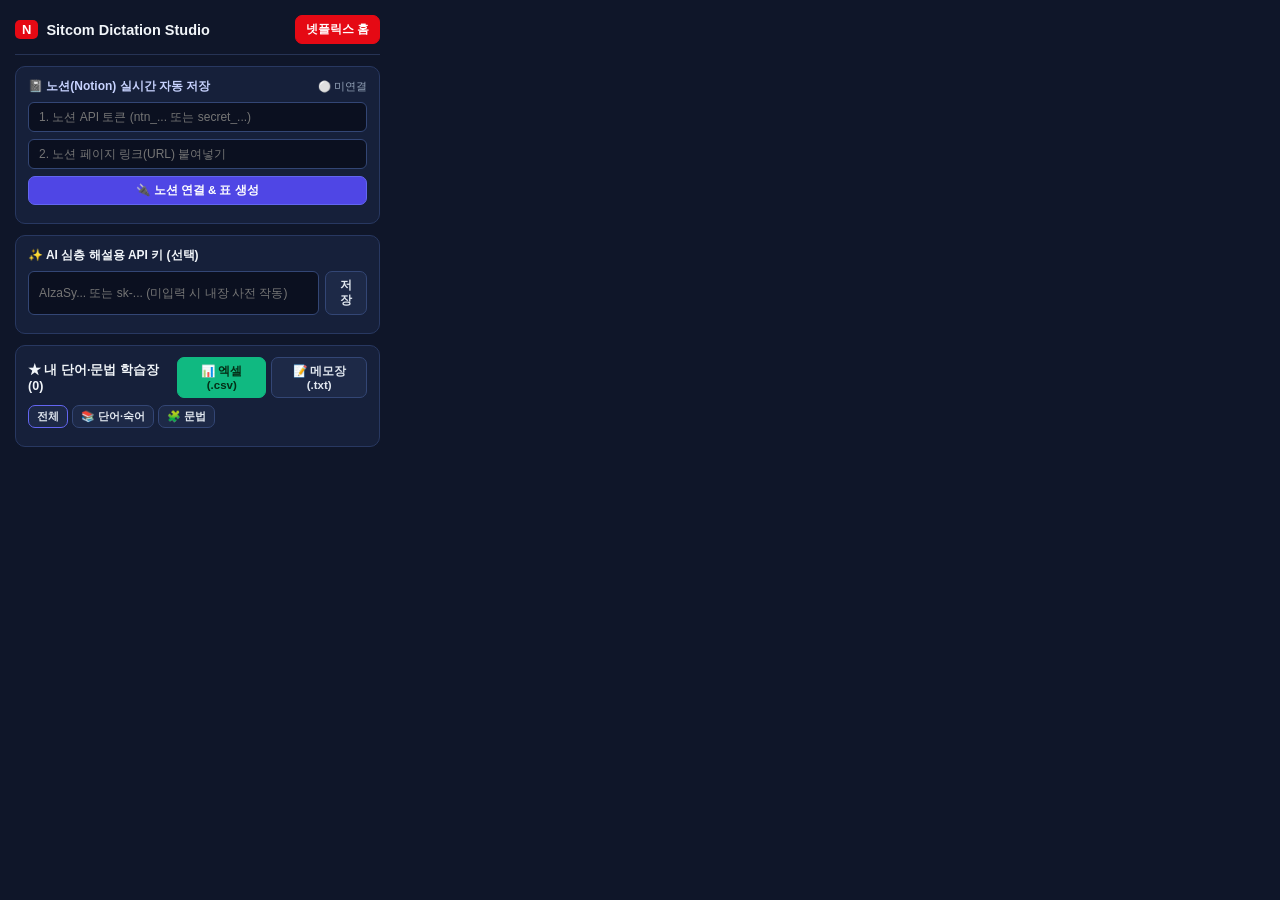
<file: netflix-dictation-extension/popup.html>
<!DOCTYPE html>
<html lang="ko">
<head>
  <meta charset="UTF-8" />
  <title>Netflix Dictation Studio</title>
  <style>
    * { box-sizing: border-box; margin: 0; padding: 0; }
    body {
      width: 395px;
      min-height: 410px;
      max-height: 590px;
      background: #0f1629;
      color: #f1f5f9;
      font-family: 'Pretendard', -apple-system, 'Malgun Gothic', sans-serif;
      padding: 15px;
      display: flex;
      flex-direction: column;
      gap: 11px;
    }
    .head {
      display: flex;
      justify-content: space-between;
      align-items: center;
      border-bottom: 1px solid #263354;
      padding-bottom: 10px;
    }
    .logo {
      display: flex;
      align-items: center;
      gap: 8px;
      font-weight: 800;
      font-size: 14.5px;
    }
    .n-badge {
      background: #e50914;
      color: #fff;
      font-weight: 900;
      padding: 2px 7px;
      border-radius: 5px;
      font-size: 13px;
    }
    .btn {
      background: #1d2947;
      border: 1px solid #334675;
      color: #e2e8f0;
      padding: 6px 10px;
      border-radius: 7px;
      font-size: 11.5px;
      font-weight: 700;
      cursor: pointer;
    }
    .btn:hover { background: #26365c; }
    .btn-red { background: #e50914; border-color: #e50914; color: #fff; }
    .btn-blue { background: #0284c7; border-color: #38bdf8; color: #fff; }
    .btn-green { background: #10b981; border-color: #10b981; color: #052e16; }
    .box {
      background: #16203a;
      border: 1px solid #283861;
      border-radius: 10px;
      padding: 11px 12px;
      display: flex;
      flex-direction: column;
      gap: 7px;
    }
    .resume-card {
      display: none;
      background: linear-gradient(135deg, rgba(14, 165, 233, 0.2), rgba(37, 99, 235, 0.16));
      border: 1px solid #38bdf8;
    }
    .resume-card.show { display: flex; }
    input {
      width: 100%;
      padding: 7px 10px;
      border-radius: 6px;
      border: 1px solid #334675;
      background: #0b1020;
      color: #fff;
      font-size: 12px;
    }
    .vocab-list {
      overflow-y: auto;
      max-height: 200px;
      display: flex;
      flex-direction: column;
      gap: 8px;
    }
    .v-card {
      background: #0c1224;
      border: 1px solid #243359;
      border-radius: 8px;
      padding: 9px 11px;
    }
    .v-top { display: flex; justify-content: space-between; align-items: center; }
    .v-term { font-size: 13.5px; font-weight: 800; color: #f472b6; }
    .v-mean { font-size: 12.5px; color: #e2e8f0; margin-top: 3px; font-weight: 600; }
    .v-sent { font-size: 11.5px; color: #93c5fd; margin-top: 3px; font-style: italic; }
  </style>
</head>
<body>
  <div class="head">
    <div class="logo">
      <span class="n-badge">N</span>
      <span>Sitcom Dictation Studio</span>
    </div>
    <button id="btnGoNetflix" class="btn btn-red">넷플릭스 홈</button>
  </div>

  <!-- Last Studied Session Resume Card -->
  <div id="resumeCard" class="box resume-card">
    <div style="display:flex; justify-content:space-between; align-items:center; gap:8px;">
      <span style="font-size:12px; font-weight:800; color:#7dd3fc;">📌 마지막 학습 이어하기</span>
      <span id="resumeMeta" style="font-size:11px; color:#cbd5e1;"></span>
    </div>
    <div id="resumeTitle" style="font-size:13px; font-weight:700; color:#fff;"></div>
    <button id="btnLaunchResume" class="btn btn-blue" style="width:100%; padding:8px;">
      ▶ 마지막 학습 대사 지점 바로 열기
    </button>
  </div>

  <div class="box">
    <div style="display:flex; justify-content:space-between; align-items:center;">
      <span style="font-size:12px; font-weight:800; color:#c7d2fe;">📓 노션(Notion) 실시간 자동 저장</span>
      <span id="pNotionBadge" style="font-size:10.5px; color:#94a3b8;">⚪ 미연결</span>
    </div>
    <input id="pNotionToken" type="password" placeholder="1. 노션 API 토큰 (ntn_... 또는 secret_...)" />
    <input id="pNotionUrl" type="text" placeholder="2. 노션 페이지 링크(URL) 붙여넣기" />
    <div style="display:flex; justify-content:space-between; align-items:center; gap:6px;">
      <button id="btnPopupNotionConnect" class="btn" style="background:#4f46e5; border-color:#6366f1; color:#fff; flex:1;">🔌 노션 연결 &amp; 표 생성</button>
      <button id="btnPopupNotionSync" class="btn" style="border-color:#34d399; color:#6ee7b7; display:none;">🔄 일괄전송</button>
    </div>
    <div id="pNotionMsg" style="font-size:11px; color:#6ee7b7; line-height:1.35;"></div>
  </div>

  <div class="box">
    <div style="font-size:12px; font-weight:700;">✨ AI 심층 해설용 API 키 (선택)</div>
    <div style="display:flex; gap:6px;">
      <input id="apiInput" type="password" placeholder="AIzaSy... 또는 sk-... (미입력 시 내장 사전 작동)" />
      <button id="btnSaveKey" class="btn">저장</button>
    </div>
    <div id="saveMsg" style="font-size:11px; color:#6ee7b7;"></div>
  </div>

  <div class="box" style="flex:1;">
    <div style="display:flex; justify-content:space-between; align-items:center; gap:6px;">
      <span style="font-size:12.5px; font-weight:800;">★ 내 단어·문법 학습장 (<span id="vCount">0</span>)</span>
      <div style="display:flex; gap:5px;">
        <button id="btnPopupCsv" class="btn btn-green">📊 엑셀(.csv)</button>
        <button id="btnPopupTxt" class="btn">📝 메모장(.txt)</button>
      </div>
    </div>
    <div style="display:flex; gap:4px;">
      <button class="btn p-filter" data-pf="all" style="padding:3px 8px; font-size:11px; border-color:#6366f1;">전체</button>
      <button class="btn p-filter" data-pf="vocab" style="padding:3px 8px; font-size:11px;">📚 단어·숙어</button>
      <button class="btn p-filter" data-pf="grammar" style="padding:3px 8px; font-size:11px;">🧩 문법</button>
    </div>
    <div id="vList" class="vocab-list"></div>
  </div>

  <script src="popup.js"></script>
</body>
</html>
</file>
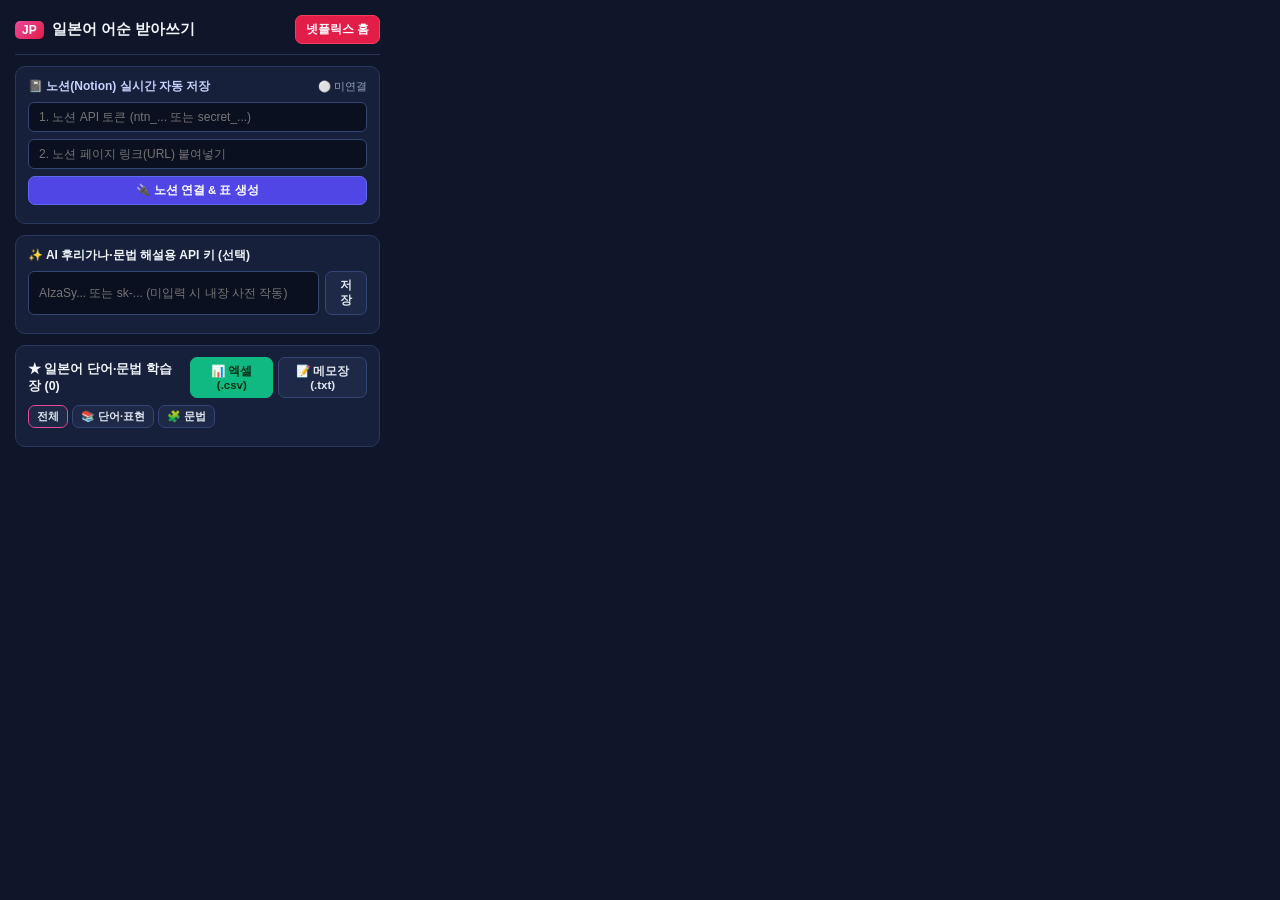
<file: netflix-jp-dictation-extension/popup.html>
<!DOCTYPE html>
<html lang="ko">
<head>
  <meta charset="UTF-8" />
  <title>Netflix 일본어 어순 받아쓰기</title>
  <style>
    * { box-sizing: border-box; margin: 0; padding: 0; }
    body {
      width: 395px;
      min-height: 410px;
      max-height: 590px;
      background: #0f1629;
      color: #f1f5f9;
      font-family: 'Pretendard', 'Yu Gothic', 'Meiryo', 'Malgun Gothic', sans-serif;
      padding: 15px;
      display: flex;
      flex-direction: column;
      gap: 11px;
    }
    .head {
      display: flex;
      justify-content: space-between;
      align-items: center;
      border-bottom: 1px solid #263354;
      padding-bottom: 10px;
    }
    .logo {
      display: flex;
      align-items: center;
      gap: 8px;
      font-weight: 800;
      font-size: 14.5px;
    }
    .jp-badge {
      background: linear-gradient(135deg, #ec4899, #e11d48);
      color: #fff;
      font-weight: 900;
      padding: 2px 7px;
      border-radius: 5px;
      font-size: 12px;
    }
    .btn {
      background: #1d2947;
      border: 1px solid #334675;
      color: #e2e8f0;
      padding: 6px 10px;
      border-radius: 7px;
      font-size: 11.5px;
      font-weight: 700;
      cursor: pointer;
    }
    .btn:hover { background: #26365c; }
    .btn-pink { background: #e11d48; border-color: #f43f5e; color: #fff; }
    .btn-blue { background: #0284c7; border-color: #38bdf8; color: #fff; }
    .btn-green { background: #10b981; border-color: #10b981; color: #052e16; }
    .box {
      background: #16203a;
      border: 1px solid #283861;
      border-radius: 10px;
      padding: 11px 12px;
      display: flex;
      flex-direction: column;
      gap: 7px;
    }
    .resume-card {
      display: none;
      background: linear-gradient(135deg, rgba(14,165,233,0.2), rgba(37,99,235,0.16));
      border: 1px solid #38bdf8;
    }
    .resume-card.show { display: flex; }
    input {
      width: 100%;
      padding: 7px 10px;
      border-radius: 6px;
      border: 1px solid #334675;
      background: #0b1020;
      color: #fff;
      font-size: 12px;
    }
    .vocab-list {
      overflow-y: auto;
      max-height: 200px;
      display: flex;
      flex-direction: column;
      gap: 8px;
    }
    .v-card {
      background: #0c1224;
      border: 1px solid #243359;
      border-radius: 8px;
      padding: 9px 11px;
    }
    .v-top { display: flex; justify-content: space-between; align-items: center; }
    .v-term { font-size: 13.5px; font-weight: 800; color: #f472b6; }
    .v-mean { font-size: 12.5px; color: #e2e8f0; margin-top: 3px; font-weight: 600; }
    .v-sent { font-size: 11.5px; color: #93c5fd; margin-top: 3px; }
  </style>
</head>
<body>
  <div class="head">
    <div class="logo">
      <span class="jp-badge">JP</span>
      <span>일본어 어순 받아쓰기</span>
    </div>
    <button id="btnGoNetflix" class="btn btn-pink">넷플릭스 홈</button>
  </div>

  <div id="resumeCard" class="box resume-card">
    <div style="display:flex; justify-content:space-between; align-items:center; gap:8px;">
      <span style="font-size:12px; font-weight:800; color:#7dd3fc;">📌 마지막 일본어 학습 이어하기</span>
      <span id="resumeMeta" style="font-size:11px; color:#cbd5e1;"></span>
    </div>
    <div id="resumeTitle" style="font-size:13px; font-weight:700; color:#fff;"></div>
    <button id="btnLaunchResume" class="btn btn-blue" style="width:100%; padding:8px;">
      ▶ 마지막 학습 대사 지점 바로 열기
    </button>
  </div>

  <div class="box">
    <div style="display:flex; justify-content:space-between; align-items:center;">
      <span style="font-size:12px; font-weight:800; color:#c7d2fe;">📓 노션(Notion) 실시간 자동 저장</span>
      <span id="pNotionBadge" style="font-size:10.5px; color:#94a3b8;">⚪ 미연결</span>
    </div>
    <input id="pNotionToken" type="password" placeholder="1. 노션 API 토큰 (ntn_... 또는 secret_...)" />
    <input id="pNotionUrl" type="text" placeholder="2. 노션 페이지 링크(URL) 붙여넣기" />
    <div style="display:flex; justify-content:space-between; align-items:center; gap:6px;">
      <button id="btnPopupNotionConnect" class="btn" style="background:#4f46e5; border-color:#6366f1; color:#fff; flex:1;">🔌 노션 연결 &amp; 표 생성</button>
      <button id="btnPopupNotionSync" class="btn" style="border-color:#34d399; color:#6ee7b7; display:none;">🔄 일괄전송</button>
    </div>
    <div id="pNotionMsg" style="font-size:11px; color:#6ee7b7; line-height:1.35;"></div>
  </div>

  <div class="box">
    <div style="font-size:12px; font-weight:700;">✨ AI 후리가나·문법 해설용 API 키 (선택)</div>
    <div style="display:flex; gap:6px;">
      <input id="apiInput" type="password" placeholder="AIzaSy... 또는 sk-... (미입력 시 내장 사전 작동)" />
      <button id="btnSaveKey" class="btn">저장</button>
    </div>
    <div id="saveMsg" style="font-size:11px; color:#6ee7b7;"></div>
  </div>

  <div class="box" style="flex:1;">
    <div style="display:flex; justify-content:space-between; align-items:center; gap:6px;">
      <span style="font-size:12.5px; font-weight:800;">★ 일본어 단어·문법 학습장 (<span id="vCount">0</span>)</span>
      <div style="display:flex; gap:5px;">
        <button id="btnPopupCsv" class="btn btn-green">📊 엑셀(.csv)</button>
        <button id="btnPopupTxt" class="btn">📝 메모장(.txt)</button>
      </div>
    </div>
    <div style="display:flex; gap:4px;">
      <button class="btn p-filter" data-pf="all" style="padding:3px 8px; font-size:11px; border-color:#ec4899;">전체</button>
      <button class="btn p-filter" data-pf="vocab" style="padding:3px 8px; font-size:11px;">📚 단어·표현</button>
      <button class="btn p-filter" data-pf="grammar" style="padding:3px 8px; font-size:11px;">🧩 문법</button>
    </div>
    <div id="vList" class="vocab-list"></div>
  </div>

  <script src="popup.js"></script>
</body>
</html>
</file>
<file: styles.css>
:root {
  --bg-main: #0b1020;
  --bg-panel: #131a2e;
  --bg-card: #1a233d;
  --bg-card-hover: #212c4d;
  --bg-input: #0e1425;
  --border: #2a3659;
  --border-highlight: #4f6ef7;
  --text-primary: #f1f5f9;
  --text-secondary: #94a3b8;
  --text-muted: #64748b;
  --accent: #6366f1;
  --accent-hover: #4f46e5;
  --accent-soft: rgba(99, 102, 241, 0.16);
  --success: #10b981;
  --success-soft: rgba(16, 185, 129, 0.16);
  --warning: #f59e0b;
  --warning-soft: rgba(245, 158, 11, 0.16);
  --danger: #ef4444;
  --danger-soft: rgba(239, 68, 68, 0.16);
  --idiom-tag: #ec4899;
  --phrasal-tag: #06b6d4;
  --vocab-tag: #8b5cf6;
  --grammar-tag: #f59e0b;
  --radius-lg: 16px;
  --radius-md: 12px;
  --radius-sm: 8px;
  --shadow: 0 12px 32px rgba(0, 0, 0, 0.35);
}

* {
  box-sizing: border-box;
  margin: 0;
  padding: 0;
}

body {
  font-family: 'Pretendard', -apple-system, BlinkMacSystemFont, 'Segoe UI', Roboto, 'Malgun Gothic', sans-serif;
  background: radial-gradient(circle at 15% 0%, #172142 0%, var(--bg-main) 55%);
  color: var(--text-primary);
  min-height: 100vh;
  line-height: 1.55;
}

/* Header */
.app-header {
  display: flex;
  align-items: center;
  justify-content: space-between;
  padding: 14px 28px;
  background: rgba(19, 26, 46, 0.88);
  backdrop-filter: blur(12px);
  border-bottom: 1px solid var(--border);
  position: sticky;
  top: 0;
  z-index: 50;
}

.brand {
  display: flex;
  align-items: center;
  gap: 12px;
}

.brand-logo {
  width: 38px;
  height: 38px;
  border-radius: 10px;
  background: linear-gradient(135deg, #6366f1, #ec4899);
  display: flex;
  align-items: center;
  justify-content: center;
  font-weight: 800;
  font-size: 18px;
  box-shadow: 0 4px 14px rgba(99, 102, 241, 0.4);
}

.brand-title h1 {
  font-size: 18px;
  font-weight: 700;
  letter-spacing: -0.02em;
}

.brand-title p {
  font-size: 12px;
  color: var(--text-secondary);
}

.header-actions {
  display: flex;
  align-items: center;
  gap: 8px;
  flex-wrap: wrap;
}

.header-actions .btn {
  white-space: nowrap;
}

/* Episode Strip */
.episode-bar {
  display: flex;
  gap: 12px;
  padding: 16px 28px;
  overflow-x: auto;
  border-bottom: 1px solid var(--border);
  background: rgba(15, 21, 38, 0.7);
}

.episode-card {
  min-width: 255px;
  max-width: 285px;
  background: var(--bg-panel);
  border: 1px solid var(--border);
  border-radius: var(--radius-md);
  padding: 12px 15px;
  cursor: pointer;
  transition: all 0.18s ease;
  display: flex;
  flex-direction: column;
  gap: 6px;
  flex-shrink: 0;
}

.episode-card:hover {
  border-color: #4b5d96;
  transform: translateY(-2px);
}

.episode-card.active {
  border-color: var(--accent);
  background: linear-gradient(160deg, rgba(99, 102, 241, 0.18), rgba(19, 26, 46, 0.95));
  box-shadow: 0 6px 20px rgba(99, 102, 241, 0.22);
}

.ep-card-top {
  display: flex;
  justify-content: space-between;
  align-items: center;
  gap: 8px;
}

.show-badge {
  font-size: 11px;
  font-weight: 700;
  padding: 2px 8px;
  border-radius: 999px;
  background: var(--accent-soft);
  color: #a5b4fc;
}

.level-badge {
  font-size: 11px;
  color: var(--warning);
  font-weight: 600;
}

.ep-card-title {
  font-size: 14px;
  font-weight: 700;
  white-space: nowrap;
  overflow: hidden;
  text-overflow: ellipsis;
}

.ep-card-progress {
  display: flex;
  align-items: center;
  gap: 8px;
  font-size: 12px;
  color: var(--text-secondary);
}

.progress-track {
  flex: 1;
  height: 6px;
  background: var(--bg-input);
  border-radius: 999px;
  overflow: hidden;
}

.progress-fill {
  height: 100%;
  background: linear-gradient(90deg, var(--accent), var(--success));
  border-radius: 999px;
  transition: width 0.3s ease;
}

/* Main Workspace Layout */
.workspace {
  display: grid;
  grid-template-columns: minmax(350px, 42%) 1fr;
  gap: 20px;
  max-width: 1520px;
  margin: 0 auto;
  padding: 18px 24px 36px;
  align-items: start;
}

@media (max-width: 880px) {
  .workspace {
    grid-template-columns: 1fr;
  }
}

.panel {
  background: var(--bg-panel);
  border: 1px solid var(--border);
  border-radius: var(--radius-lg);
  box-shadow: var(--shadow);
  overflow: hidden;
}

/* Video Player Area */
.video-wrapper {
  position: relative;
  width: 100%;
  aspect-ratio: 16 / 9;
  background: #000;
}

.video-wrapper iframe {
  width: 100%;
  height: 100%;
  border: none;
}

.subtitle-shield {
  position: absolute;
  bottom: 0;
  left: 0;
  right: 0;
  height: 24%;
  background: linear-gradient(to top, rgba(8, 11, 22, 0.97) 65%, transparent);
  pointer-events: none;
  display: none;
  align-items: flex-end;
  justify-content: center;
  padding-bottom: 10px;
  font-size: 11px;
  color: var(--text-muted);
}

.subtitle-shield.visible {
  display: flex;
}

/* Player Controls */
.player-controls {
  padding: 14px 16px;
  border-bottom: 1px solid var(--border);
  display: flex;
  flex-direction: column;
  gap: 10px;
}

.control-row {
  display: flex;
  flex-wrap: wrap;
  gap: 8px;
  align-items: center;
  justify-content: space-between;
}

.btn {
  border: 1px solid var(--border);
  background: var(--bg-card);
  color: var(--text-primary);
  padding: 8px 13px;
  border-radius: var(--radius-sm);
  font-size: 13px;
  font-weight: 600;
  cursor: pointer;
  display: inline-flex;
  align-items: center;
  gap: 6px;
  transition: all 0.15s ease;
  font-family: inherit;
}

.btn:hover:not(:disabled) {
  background: var(--bg-card-hover);
  border-color: #4b5d96;
}

.btn:disabled {
  opacity: 0.45;
  cursor: not-allowed;
}

.btn-primary {
  background: var(--accent);
  border-color: var(--accent);
  color: #fff;
}

.btn-primary:hover:not(:disabled) {
  background: var(--accent-hover);
  border-color: var(--accent-hover);
}

.btn-success {
  background: var(--success);
  border-color: var(--success);
  color: #042f2e;
  font-weight: 700;
}

.btn-success:hover:not(:disabled) {
  filter: brightness(1.08);
}

.btn-sm {
  padding: 5px 10px;
  font-size: 12px;
}

.btn-toggle.active {
  background: var(--accent-soft);
  border-color: var(--accent);
  color: #c7d2fe;
}

.time-pill {
  font-family: 'Consolas', monospace;
  font-size: 12px;
  color: var(--text-secondary);
  background: var(--bg-input);
  padding: 4px 9px;
  border-radius: 6px;
  border: 1px solid var(--border);
}

/* Dialogue Timeline List */
.timeline-header {
  padding: 12px 16px;
  display: flex;
  justify-content: space-between;
  align-items: center;
  border-bottom: 1px solid var(--border);
  font-size: 13px;
  font-weight: 700;
  color: var(--text-secondary);
}

.timeline-list {
  max-height: 410px;
  overflow-y: auto;
  padding: 8px;
  display: flex;
  flex-direction: column;
  gap: 6px;
}

.line-item {
  padding: 10px 12px;
  border-radius: var(--radius-sm);
  border: 1px solid transparent;
  background: rgba(26, 35, 61, 0.45);
  display: flex;
  align-items: center;
  gap: 10px;
  cursor: pointer;
  transition: all 0.15s ease;
}

.line-item:hover:not(.locked) {
  background: var(--bg-card);
}

.line-item.active {
  background: var(--accent-soft);
  border-color: var(--accent);
}

.line-item.passed {
  border-left: 3px solid var(--success);
}

.line-item.locked {
  opacity: 0.48;
  cursor: not-allowed;
}

.line-num {
  width: 26px;
  height: 26px;
  border-radius: 50%;
  background: var(--bg-input);
  border: 1px solid var(--border);
  display: flex;
  align-items: center;
  justify-content: center;
  font-size: 12px;
  font-weight: 700;
  flex-shrink: 0;
}

.line-item.passed .line-num {
  background: var(--success);
  border-color: var(--success);
  color: #052e16;
}

.line-info {
  flex: 1;
  min-width: 0;
}

.line-meta {
  display: flex;
  justify-content: space-between;
  font-size: 11px;
  color: var(--text-secondary);
  margin-bottom: 2px;
}

.line-preview {
  font-size: 13px;
  white-space: nowrap;
  overflow: hidden;
  text-overflow: ellipsis;
  color: var(--text-primary);
}

/* Right Column: Dictation & Study Panel */
.dictation-panel {
  padding: 24px;
  display: flex;
  flex-direction: column;
  gap: 20px;
}

.scene-context-bar {
  display: flex;
  flex-wrap: wrap;
  align-items: center;
  justify-content: space-between;
  gap: 12px;
  padding-bottom: 16px;
  border-bottom: 1px solid var(--border);
}

.speaker-chip {
  display: inline-flex;
  align-items: center;
  gap: 8px;
  background: var(--accent-soft);
  border: 1px solid rgba(99, 102, 241, 0.35);
  padding: 6px 13px;
  border-radius: 999px;
  font-weight: 700;
  font-size: 14px;
  color: #c7d2fe;
}

.context-note {
  font-size: 13px;
  color: var(--text-secondary);
}

/* Word Blueprint Slots */
.word-slots {
  display: flex;
  flex-wrap: wrap;
  gap: 8px;
  padding: 14px;
  background: var(--bg-input);
  border: 1px dashed var(--border);
  border-radius: var(--radius-md);
}

.word-chip {
  padding: 5px 10px;
  border-radius: 7px;
  font-size: 14px;
  font-family: 'Consolas', 'Courier New', monospace;
  font-weight: 600;
  background: var(--bg-card);
  border: 1px solid var(--border);
  color: var(--text-secondary);
}

.word-chip.correct {
  background: var(--success-soft);
  border-color: var(--success);
  color: #6ee7b7;
}

.word-chip.wrong {
  background: var(--danger-soft);
  border-color: var(--danger);
  color: #fca5a5;
}

.word-chip.hinted {
  background: var(--warning-soft);
  border-color: var(--warning);
  color: #fcd34d;
}

/* Input Box */
.input-section {
  display: flex;
  flex-direction: column;
  gap: 12px;
}

.dictation-textarea {
  width: 100%;
  min-height: 86px;
  padding: 15px 18px;
  font-size: 17px;
  font-family: inherit;
  background: var(--bg-input);
  color: var(--text-primary);
  border: 2px solid var(--border);
  border-radius: var(--radius-md);
  resize: vertical;
  outline: none;
  transition: border-color 0.18s ease, box-shadow 0.18s ease;
}

.dictation-textarea:focus {
  border-color: var(--accent);
  box-shadow: 0 0 0 4px rgba(99, 102, 241, 0.15);
}

.dictation-textarea.passed-input {
  border-color: var(--success);
  background: rgba(16, 185, 129, 0.06);
}

.action-bar {
  display: flex;
  flex-wrap: wrap;
  justify-content: space-between;
  align-items: center;
  gap: 10px;
}

.hint-group, .submit-group {
  display: flex;
  flex-wrap: wrap;
  gap: 8px;
}

/* Feedback Banner */
.feedback-banner {
  padding: 14px 18px;
  border-radius: var(--radius-md);
  display: none;
  align-items: center;
  justify-content: space-between;
  gap: 14px;
  font-size: 14px;
  font-weight: 600;
}

.feedback-banner.show {
  display: flex;
}

.feedback-banner.success {
  background: var(--success-soft);
  border: 1px solid var(--success);
  color: #a7f3d0;
}

.feedback-banner.retry {
  background: var(--warning-soft);
  border: 1px solid var(--warning);
  color: #fde68a;
}

/* Deep Study Explanation Cards */
.study-section {
  display: none;
  flex-direction: column;
  gap: 18px;
  padding-top: 8px;
  animation: fadeIn 0.28s ease;
}

.study-section.unlocked {
  display: flex;
}

@keyframes fadeIn {
  from { opacity: 0; transform: translateY(8px); }
  to { opacity: 1; transform: translateY(0); }
}

.answer-card {
  background: linear-gradient(145deg, #1a2544, #151d36);
  border: 1px solid #334473;
  border-radius: var(--radius-md);
  padding: 18px 20px;
  display: flex;
  flex-direction: column;
  gap: 8px;
}

.answer-en {
  font-size: 19px;
  font-weight: 700;
  color: #ffffff;
  letter-spacing: -0.01em;
}

.answer-ko {
  font-size: 15px;
  color: #cbd5e1;
}

.pronunciation-tip {
  margin-top: 6px;
  padding: 10px 13px;
  background: rgba(99, 102, 241, 0.12);
  border-left: 3px solid var(--accent);
  border-radius: 6px;
  font-size: 13px;
  color: #c7d2fe;
}

.study-grid {
  display: grid;
  grid-template-columns: 1fr;
  gap: 16px;
}

.study-box {
  background: var(--bg-card);
  border: 1px solid var(--border);
  border-radius: var(--radius-md);
  padding: 18px;
}

.study-box-title {
  font-size: 14px;
  font-weight: 700;
  margin-bottom: 12px;
  display: flex;
  align-items: center;
  gap: 8px;
  color: #e2e8f0;
}

.vocab-list {
  display: flex;
  flex-direction: column;
  gap: 10px;
}

.vocab-item {
  background: var(--bg-input);
  border: 1px solid var(--border);
  border-radius: var(--radius-sm);
  padding: 12px 14px;
  display: flex;
  flex-direction: column;
  gap: 5px;
}

.vocab-head {
  display: flex;
  justify-content: space-between;
  align-items: center;
  gap: 8px;
}

.vocab-term-wrap {
  display: flex;
  align-items: center;
  gap: 8px;
  flex-wrap: wrap;
}

.vocab-term {
  font-size: 15px;
  font-weight: 700;
  color: #fff;
}

.type-tag {
  font-size: 11px;
  font-weight: 700;
  padding: 2px 7px;
  border-radius: 5px;
}

.type-idiom { background: rgba(236, 72, 153, 0.18); color: #f472b6; }
.type-phrasal { background: rgba(6, 182, 212, 0.18); color: #22d3ee; }
.type-vocab { background: rgba(139, 92, 246, 0.18); color: #c084fc; }
.type-slang { background: rgba(245, 158, 11, 0.18); color: #fbbf24; }

.vocab-meaning {
  font-size: 14px;
  font-weight: 600;
  color: #e2e8f0;
}

.vocab-nuance {
  font-size: 13px;
  color: var(--text-secondary);
}

.vocab-example {
  font-size: 12.5px;
  color: #93c5fd;
  font-style: italic;
  margin-top: 2px;
}

.grammar-card {
  background: var(--bg-input);
  border: 1px solid rgba(245, 158, 11, 0.35);
  border-left: 4px solid var(--grammar-tag);
  border-radius: var(--radius-sm);
  padding: 14px 16px;
}

.grammar-pattern {
  font-size: 15px;
  font-weight: 700;
  color: #fcd34d;
  margin-bottom: 6px;
}

.grammar-desc {
  font-size: 13.5px;
  color: #cbd5e1;
  line-height: 1.65;
}

.shortcut-hint {
  font-size: 12px;
  color: var(--text-muted);
  display: flex;
  gap: 14px;
  flex-wrap: wrap;
}

kbd {
  background: var(--bg-card);
  border: 1px solid var(--border);
  border-radius: 4px;
  padding: 1px 6px;
  font-size: 11px;
  color: var(--text-secondary);
}

/* Modal */
.modal-backdrop {
  position: fixed;
  inset: 0;
  background: rgba(5, 8, 18, 0.78);
  backdrop-filter: blur(4px);
  display: none;
  align-items: center;
  justify-content: center;
  z-index: 100;
  padding: 20px;
}

.modal-backdrop.open {
  display: flex;
}

.modal-box {
  background: var(--bg-panel);
  border: 1px solid var(--border);
  border-radius: var(--radius-lg);
  width: 100%;
  max-width: 620px;
  max-height: 82vh;
  display: flex;
  flex-direction: column;
  box-shadow: var(--shadow);
}

.modal-header {
  padding: 16px 20px;
  border-bottom: 1px solid var(--border);
  display: flex;
  justify-content: space-between;
  align-items: center;
}

.modal-body {
  padding: 20px;
  overflow-y: auto;
  display: flex;
  flex-direction: column;
  gap: 12px;
}

/* Mode Filter Tabs & Coupang Play Companion Console */
.mode-filter-bar {
  display: flex;
  align-items: center;
  justify-content: space-between;
  flex-wrap: wrap;
  gap: 10px;
  padding: 10px 28px 0;
  background: rgba(15, 21, 38, 0.7);
}

.mode-tabs {
  display: flex;
  gap: 8px;
  flex-wrap: wrap;
}

.mode-tab {
  background: var(--bg-panel);
  border: 1px solid var(--border);
  color: var(--text-secondary);
  padding: 6px 14px;
  border-radius: 999px;
  font-size: 12.5px;
  font-weight: 700;
  cursor: pointer;
  transition: all 0.15s ease;
  font-family: inherit;
}

.mode-tab:hover {
  color: var(--text-primary);
  border-color: #4b5d96;
}

.mode-tab.active {
  background: var(--accent);
  border-color: var(--accent);
  color: #fff;
}

.mode-tab.companion-tab.active {
  background: #0284c7;
  border-color: #38bdf8;
  color: #fff;
}

.show-badge.companion-badge {
  background: rgba(14, 165, 233, 0.2);
  color: #38bdf8;
  border: 1px solid rgba(56, 189, 248, 0.35);
}

.episode-card.companion-card.active {
  border-color: #38bdf8;
  background: linear-gradient(160deg, rgba(14, 165, 233, 0.2), rgba(19, 26, 46, 0.96));
  box-shadow: 0 6px 20px rgba(14, 165, 233, 0.22);
}

.btn-coupang {
  background: linear-gradient(135deg, #0284c7, #2563eb);
  border-color: #38bdf8;
  color: #ffffff;
  font-weight: 700;
}

.btn-coupang:hover:not(:disabled) {
  filter: brightness(1.1);
  border-color: #7dd3fc;
}

.companion-console {
  padding: 18px;
  border-bottom: 1px solid var(--border);
  background: radial-gradient(circle at top right, rgba(14, 165, 233, 0.14), rgba(19, 26, 46, 0.98) 65%);
  display: none;
  flex-direction: column;
  gap: 14px;
}

.companion-console.active {
  display: flex;
}

.companion-top-banner {
  display: flex;
  justify-content: space-between;
  align-items: center;
  gap: 10px;
  flex-wrap: wrap;
}

.companion-guide-steps {
  font-size: 12.5px;
  color: #cbd5e1;
  background: rgba(14, 20, 37, 0.75);
  border: 1px solid rgba(56, 189, 248, 0.28);
  border-radius: var(--radius-sm);
  padding: 10px 13px;
  display: flex;
  flex-direction: column;
  gap: 4px;
}

.timecode-board {
  background: #090e1c;
  border: 1px solid #2b4270;
  border-radius: var(--radius-md);
  padding: 14px 16px;
  display: flex;
  flex-direction: column;
  align-items: center;
  gap: 6px;
  text-align: center;
}

.timecode-label {
  font-size: 11.5px;
  font-weight: 700;
  color: #38bdf8;
  letter-spacing: 0.04em;
}

.timecode-digits {
  font-family: 'Consolas', 'Courier New', monospace;
  font-size: 26px;
  font-weight: 800;
  color: #f8fafc;
  letter-spacing: 0.03em;
}

.scene-cue-box {
  width: 100%;
  margin-top: 4px;
  padding: 8px 11px;
  background: rgba(56, 189, 248, 0.1);
  border-radius: 7px;
  font-size: 12.5px;
  color: #bae6fd;
  text-align: left;
}

.companion-controls-row {
  display: flex;
  justify-content: space-between;
  align-items: center;
  flex-wrap: wrap;
  gap: 8px;
}
</file>
<file: netflix-jp-dictation-extension/netflix_page.css>
/* Hide Netflix visual subtitles during Japanese dictation while keeping DOM updates active */
body.njd-hide-subs .player-timedtext,
body.njd-hide-subs .player-timedtext-text-container {
  opacity: 0 !important;
  pointer-events: none !important;
}

/* Docked Side-by-Side Layout: Shrink Netflix video container so right panel never covers video */
body.njd-active.njd-dock-right .watch-video,
body.njd-active.njd-dock-right .watch-video--player-view,
body.njd-active.njd-dock-right [data-uia="watch-video"],
body.njd-active.njd-dock-right #mockNetflixJpStage {
  width: calc(100vw - min(430px, 46vw)) !important;
  transition: width 0.22s ease;
}
</file>
<file: netflix-dictation-extension/netflix_page.css>
/* Hide Netflix visual subtitles during dictation while keeping DOM updates active */
body.nd-hide-subs .player-timedtext,
body.nd-hide-subs .player-timedtext-text-container {
  opacity: 0 !important;
  pointer-events: none !important;
}

/* Docked Side-by-Side Layout: Shrink Netflix video container so right panel never covers video */
body.nd-active.nd-dock-right .watch-video,
body.nd-active.nd-dock-right .watch-video--player-view,
body.nd-active.nd-dock-right [data-uia="watch-video"],
body.nd-active.nd-dock-right #mockNetflixStage {
  width: calc(100vw - min(420px, 46vw)) !important;
  transition: width 0.22s ease;
}
</file>
